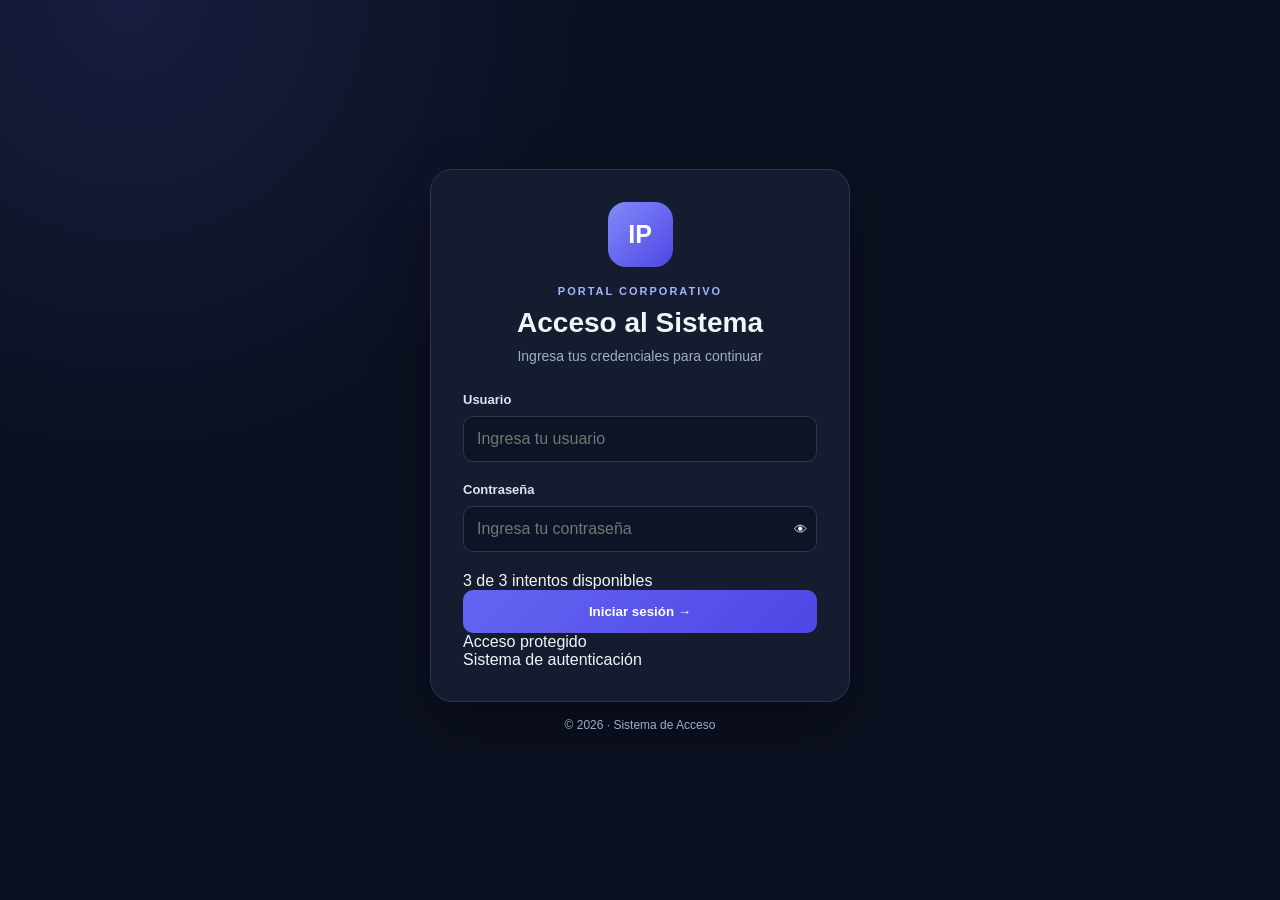
<file: index.html>
<!DOCTYPE html>
<html lang="es">
<head>
    <meta charset="UTF-8">
    <meta name="viewport" content="width=device-width, initial-scale=1.0">
    <meta name="theme-color" content="#0b1020">
    <title>Acceso al Sistema</title>
    <link rel="stylesheet" href="css/estilos.css">
</head>
<body>

    <main class="login-container">
        <section class="login-card">

            <header class="brand">
                <div class="logo">
                    <div class="logo-icon">IP</div>
                </div>
                <span class="brand-label">PORTAL CORPORATIVO</span>
                <h1>Acceso al Sistema</h1>
                <p class="subtitle">
                    Ingresa tus credenciales para continuar
                </p>
            </header>

            <form id="loginForm" novalidate>

                <div class="form-group">
                    <label for="usuario">Usuario</label>
                    <input
                        type="text"
                        id="usuario"
                        name="usuario"
                        placeholder="Ingresa tu usuario"
                        autocomplete="username"
                        required
                    >
                </div>

                <div class="form-group">
                    <label for="password">Contraseña</label>

                    <div class="password-container">
                        <input
                            type="password"
                            id="password"
                            name="password"
                            placeholder="Ingresa tu contraseña"
                            autocomplete="current-password"
                            required
                        >

                        <button
                            type="button"
                            id="mostrarPassword"
                            aria-label="Mostrar contraseña"
                            aria-pressed="false"
                        >👁</button>
                    </div>
                </div>

                <div id="mensaje"
                     class="mensaje"
                     role="status"
                     aria-live="polite"></div>

                <div class="attempts-box">
                    <span id="intentosTexto">Intentos disponibles</span>
                    <div class="attempts-bars" aria-hidden="true">
                        <span class="attempt-bar"></span>
                        <span class="attempt-bar"></span>
                        <span class="attempt-bar"></span>
                    </div>
                </div>

                <button type="submit" id="btnLogin" class="btn-login">
                    <span>Iniciar sesión</span>
                    <span aria-hidden="true">→</span>
                </button>

            </form>

            <footer class="security">
                <span class="security-dot"></span>
                Acceso protegido
                <p>Sistema de autenticación</p>
            </footer>

        </section>

        <p class="footer-text">
            © 2026 · Sistema de Acceso
        </p>
    </main>

    <script src="js/login.js"></script>
</body>
</html>
</file>
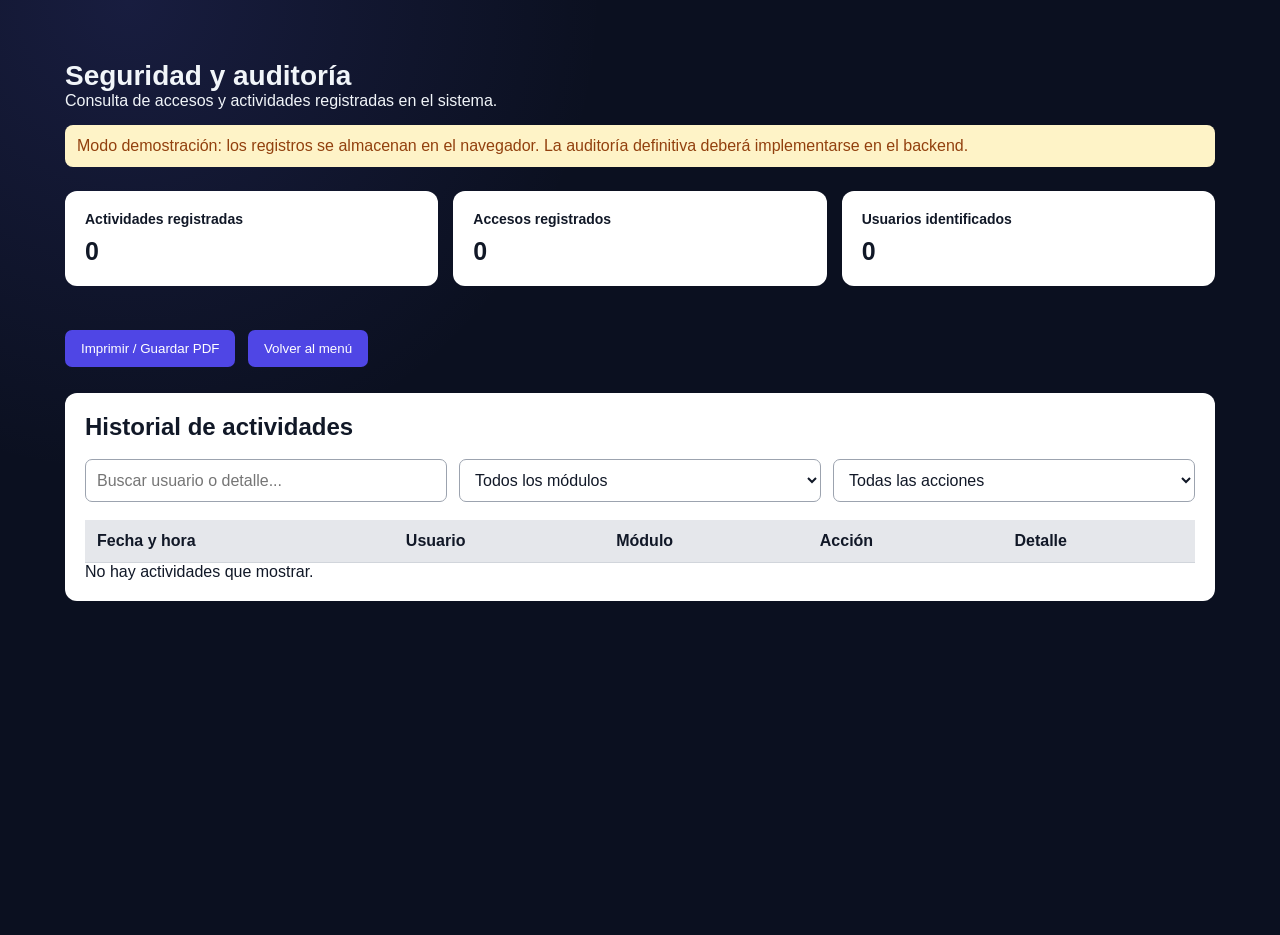
<file: auditoria.html>
<!DOCTYPE html>
<html lang="es">
<head>
    <meta charset="UTF-8">
    <meta name="viewport" content="width=device-width, initial-scale=1.0">
    <title>Seguridad y auditoría</title>
    <link rel="stylesheet" href="css/estilos.css">

    <style>
        .auditoria {
            max-width: 1200px;
            margin: 35px auto;
            padding: 25px;
        }

        .tarjetas {
            display: grid;
            grid-template-columns: repeat(3, minmax(0, 1fr));
            gap: 15px;
            margin: 24px 0;
        }

        .tarjeta, .seccion {
            background: #fff;
            color: #111827;
            border-radius: 12px;
            padding: 20px;
            margin-bottom: 20px;
        }

        .tarjeta h3 {
            font-size: 14px;
            margin-bottom: 10px;
        }

        .valor {
            font-size: 25px;
            font-weight: bold;
        }

        .filtros {
            display: grid;
            grid-template-columns: repeat(3, minmax(0, 1fr));
            gap: 12px;
            margin: 18px 0;
        }

        .filtros input, .filtros select {
            box-sizing: border-box;
            width: 100%;
            padding: 11px;
            border: 1px solid #9ca3af;
            border-radius: 7px;
            background: white;
            color: #111827;
        }

        .tabla-contenedor {
            overflow-x: auto;
        }

        table {
            width: 100%;
            border-collapse: collapse;
            background: white;
        }

        th, td {
            padding: 12px;
            text-align: left;
            color: #111827;
            border-bottom: 1px solid #d1d5db;
        }

        th {
            background: #e5e7eb;
        }

        .botones {
            margin: 18px 0;
        }

        .botones button {
            background: #4f46e5;
            color: white;
            padding: 11px 16px;
            border: none;
            border-radius: 7px;
            cursor: pointer;
            margin: 0 8px 8px 0;
        }

        .aviso {
            color: #92400e;
            background: #fef3c7;
            padding: 12px;
            border-radius: 8px;
            margin: 15px 0;
        }

        @media (max-width: 700px) {
            .tarjetas, .filtros {
                grid-template-columns: 1fr;
            }

            .auditoria {
                padding: 12px;
            }
        }

        @media print {
            body {
                background: white !important;
            }

            .botones, .filtros, .aviso {
                display: none !important;
            }

            .auditoria {
                margin: 0;
                padding: 0;
            }

            .tarjeta, .seccion {
                border: 1px solid #ddd;
                break-inside: avoid;
            }
        }
    </style>
</head>

<body>
<main class="auditoria">
    <h1>Seguridad y auditoría</h1>
    <p>Consulta de accesos y actividades registradas en el sistema.</p>

    <p class="aviso">
        Modo demostración: los registros se almacenan en el navegador.
        La auditoría definitiva deberá implementarse en el backend.
    </p>

    <div class="tarjetas">
        <section class="tarjeta">
            <h3>Actividades registradas</h3>
            <p class="valor" id="totalActividades">0</p>
        </section>

        <section class="tarjeta">
            <h3>Accesos registrados</h3>
            <p class="valor" id="totalAccesos">0</p>
        </section>

        <section class="tarjeta">
            <h3>Usuarios identificados</h3>
            <p class="valor" id="totalUsuarios">0</p>
        </section>
    </div>

    <div class="botones">
        <button type="button" onclick="window.print()">
            Imprimir / Guardar PDF
        </button>

        <button type="button" onclick="location.href='panel.html'">
            Volver al menú
        </button>
    </div>

    <section class="seccion">
        <h2>Historial de actividades</h2>

        <div class="filtros">
            <input id="buscar" type="search"
                   placeholder="Buscar usuario o detalle...">

            <select id="filtroModulo">
                <option value="">Todos los módulos</option>
                <option value="Acceso">Acceso al sistema</option>
                <option value="Usuarios">Usuarios</option>
                <option value="Clientes">Clientes</option>
                <option value="Proveedores">Proveedores</option>
                <option value="Productos">Productos e inventario</option>
                <option value="Ventas">Ventas</option>
            </select>

            <select id="filtroAccion">
                <option value="">Todas las acciones</option>
                <option value="Inicio de sesión">Inicio de sesión</option>
                <option value="Intento fallido">Intento fallido</option>
                <option value="Registro">Registro</option>
                <option value="Modificación">Modificación</option>
                <option value="Eliminación">Eliminación</option>
            </select>
        </div>

        <div class="tabla-contenedor">
            <table>
                <thead>
                    <tr>
                        <th>Fecha y hora</th>
                        <th>Usuario</th>
                        <th>Módulo</th>
                        <th>Acción</th>
                        <th>Detalle</th>
                    </tr>
                </thead>
                <tbody id="tablaActividades"></tbody>
            </table>
        </div>

        <p id="sinActividades">No hay actividades que mostrar.</p>
    </section>
</main>

<script>
    const CLAVE_AUDITORIA = "sip_auditoria_demo";

    function obtenerActividades() {
        try {
            const datos = JSON.parse(
                localStorage.getItem(CLAVE_AUDITORIA) || "[]"
            );
            return Array.isArray(datos) ? datos : [];
        } catch {
            return [];
        }
    }

    function mostrarActividades() {
        const actividades = obtenerActividades();
        const texto = document.getElementById("buscar")
            .value.trim().toLowerCase();
        const modulo = document.getElementById("filtroModulo").value;
        const accion = document.getElementById("filtroAccion").value;

        document.getElementById("totalActividades").textContent =
            actividades.length;

        document.getElementById("totalAccesos").textContent =
            actividades.filter(a =>
                a.modulo === "Acceso" &&
                a.accion === "Inicio de sesión"
            ).length;

        document.getElementById("totalUsuarios").textContent =
            new Set(
                actividades
                    .map(a => a.usuario)
                    .filter(Boolean)
            ).size;

        const filtradas = actividades.filter(a => {
            const coincideTexto =
                String(a.usuario || "").toLowerCase().includes(texto) ||
                String(a.detalle || "").toLowerCase().includes(texto);

            const coincideModulo = !modulo || a.modulo === modulo;
            const coincideAccion = !accion || a.accion === accion;

            return coincideTexto && coincideModulo && coincideAccion;
        });

        const tabla = document.getElementById("tablaActividades");
        tabla.replaceChildren();

        filtradas.forEach(a => {
            const fila = document.createElement("tr");

            [
                a.fecha || "-",
                a.usuario || "No identificado",
                a.modulo || "-",
                a.accion || "-",
                a.detalle || "-"
            ].forEach(valor => {
                const celda = document.createElement("td");
                celda.textContent = valor;
                fila.appendChild(celda);
            });

            tabla.appendChild(fila);
        });

        document.getElementById("sinActividades").style.display =
            filtradas.length ? "none" : "block";
    }

    document.getElementById("buscar")
        .addEventListener("input", mostrarActividades);

    document.getElementById("filtroModulo")
        .addEventListener("change", mostrarActividades);

    document.getElementById("filtroAccion")
        .addEventListener("change", mostrarActividades);

    mostrarActividades();
</script>
</body>
</html>
</file>
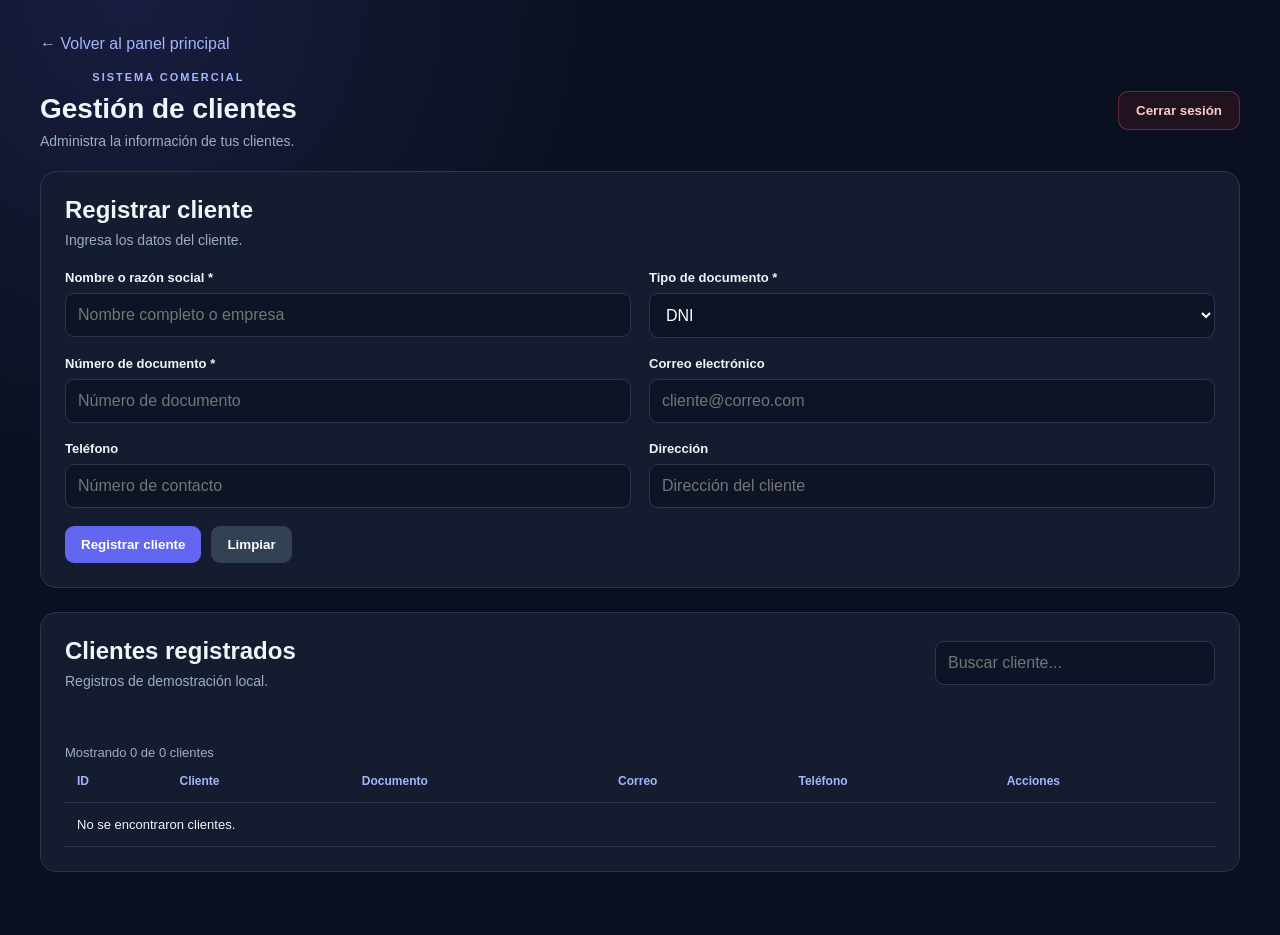
<file: clientes.html>
<!DOCTYPE html>
<html lang="es">
<head>
    <meta charset="UTF-8">
    <meta name="viewport" content="width=device-width, initial-scale=1.0">
    <title>Gestión de clientes | Sistema Comercial</title>
    <link rel="stylesheet" href="css/estilos.css">
    <style>
        .clientes-page {
            width: min(1200px, 94%);
            margin: 35px auto;
        }

        .clientes-header, .clientes-toolbar {
            display: flex;
            justify-content: space-between;
            align-items: center;
            flex-wrap: wrap;
            gap: 16px;
            margin-bottom: 22px;
        }

        .clientes-header p, .clientes-muted {
            color: var(--texto-secundario);
            margin-top: 8px;
            font-size: 14px;
        }

        .clientes-card {
            padding: 24px;
            margin-bottom: 24px;
            background: var(--superficie);
            border: 1px solid var(--borde);
            border-radius: 16px;
        }

        .clientes-form {
            display: grid;
            grid-template-columns: repeat(2, minmax(0, 1fr));
            gap: 18px;
            margin-top: 22px;
        }

        .clientes-field label {
            display: block;
            margin-bottom: 8px;
            font-size: 13px;
            font-weight: 600;
        }

        .clientes-field input,
        .clientes-field select,
        .clientes-search {
            width: 100%;
            padding: 12px;
            border: 1px solid var(--borde);
            border-radius: 9px;
            background: #0d1425;
            color: white;
        }

        .clientes-actions {
            display: flex;
            gap: 10px;
            flex-wrap: wrap;
            grid-column: 1 / -1;
        }

        .clientes-btn {
            padding: 11px 16px;
            border: 0;
            border-radius: 9px;
            color: white;
            background: var(--primario);
            font-weight: 600;
            cursor: pointer;
        }

        .clientes-btn:hover {
            filter: brightness(1.12);
        }

        .clientes-btn.secundario {
            background: #334155;
        }

        .clientes-btn.eliminar {
            background: #991b1b;
        }

        .clientes-table-wrap {
            overflow-x: auto;
        }

        .clientes-table {
            width: 100%;
            min-width: 760px;
            border-collapse: collapse;
        }

        .clientes-table th,
        .clientes-table td {
            padding: 14px 12px;
            text-align: left;
            border-bottom: 1px solid var(--borde);
            font-size: 13px;
        }

        .clientes-table th {
            color: #a5b4fc;
            font-size: 12px;
        }

        .clientes-message {
            min-height: 22px;
            margin-bottom: 12px;
            color: #a5b4fc;
            font-size: 13px;
        }

        .clientes-back {
            display: inline-block;
            margin-bottom: 18px;
            color: #a5b4fc;
            text-decoration: none;
        }

        .clientes-stat {
            color: var(--texto-secundario);
            font-size: 13px;
        }

        @media (max-width: 650px) {
            .clientes-form {
                grid-template-columns: 1fr;
            }

            .clientes-actions {
                grid-column: auto;
            }

            .clientes-card {
                padding: 16px;
            }
        }
    </style>
</head>
<body>
    <main class="clientes-page">

        <a class="clientes-back" href="panel.html">← Volver al panel principal</a>

        <header class="clientes-header">
            <div>
                <span class="brand-label">SISTEMA COMERCIAL</span>
                <h1>Gestión de clientes</h1>
                <p>Administra la información de tus clientes.</p>
            </div>
            <button class="btn-logout" id="cerrarSesion" type="button">
                Cerrar sesión
            </button>
        </header>

        <section class="clientes-card">
            <h2 id="tituloFormulario">Registrar cliente</h2>
            <p class="clientes-muted">Ingresa los datos del cliente.</p>

            <form id="clienteForm" class="clientes-form">
                <input type="hidden" id="clienteId">

                <div class="clientes-field">
                    <label for="nombre">Nombre o razón social *</label>
                    <input id="nombre" maxlength="120" required
                           placeholder="Nombre completo o empresa">
                </div>

                <div class="clientes-field">
                    <label for="tipoDocumento">Tipo de documento *</label>
                    <select id="tipoDocumento" required>
                        <option value="DNI">DNI</option>
                        <option value="RUC">RUC</option>
                        <option value="CE">Carné de extranjería</option>
                    </select>
                </div>

                <div class="clientes-field">
                    <label for="documento">Número de documento *</label>
                    <input id="documento" required maxlength="20"
                           inputmode="numeric" placeholder="Número de documento">
                </div>

                <div class="clientes-field">
                    <label for="correo">Correo electrónico</label>
                    <input id="correo" type="email" maxlength="120"
                           placeholder="cliente@correo.com">
                </div>

                <div class="clientes-field">
                    <label for="telefono">Teléfono</label>
                    <input id="telefono" type="tel" maxlength="20"
                           placeholder="Número de contacto">
                </div>

                <div class="clientes-field">
                    <label for="direccion">Dirección</label>
                    <input id="direccion" maxlength="180"
                           placeholder="Dirección del cliente">
                </div>

                <div class="clientes-actions">
                    <button class="clientes-btn" type="submit" id="guardarCliente">
                        Registrar cliente
                    </button>
                    <button class="clientes-btn secundario" type="button" id="limpiarForm">
                        Limpiar
                    </button>
                </div>
            </form>
        </section>

        <section class="clientes-card">
            <div class="clientes-toolbar">
                <div>
                    <h2>Clientes registrados</h2>
                    <p class="clientes-muted">Registros de demostración local.</p>
                </div>
                <input class="clientes-search" id="buscarCliente"
                       placeholder="Buscar cliente..." style="max-width:280px">
            </div>

            <p class="clientes-message" id="mensaje" role="status" aria-live="polite"></p>
            <p class="clientes-stat" id="totalClientes"></p>

            <div class="clientes-table-wrap">
                <table class="clientes-table">
                    <thead>
                        <tr>
                            <th>ID</th>
                            <th>Cliente</th>
                            <th>Documento</th>
                            <th>Correo</th>
                            <th>Teléfono</th>
                            <th>Acciones</th>
                        </tr>
                    </thead>
                    <tbody id="tablaClientes"></tbody>
                </table>
            </div>
        </section>
    </main>

    <script>
        const CLAVE = "sip_clientes_demo";
        const formulario = document.getElementById("clienteForm");
        const tabla = document.getElementById("tablaClientes");
        const mensaje = document.getElementById("mensaje");
        const busqueda = document.getElementById("buscarCliente");

        let clientes = JSON.parse(localStorage.getItem(CLAVE) || "[]");

        function persistir() {
            localStorage.setItem(CLAVE, JSON.stringify(clientes));
        }

        function mostrarMensaje(texto) {
            mensaje.textContent = texto;
        }

        function limpiarFormulario() {
            formulario.reset();
            document.getElementById("clienteId").value = "";
            document.getElementById("tituloFormulario").textContent = "Registrar cliente";
            document.getElementById("guardarCliente").textContent = "Registrar cliente";
        }

        function crearCelda(fila, texto) {
            const celda = document.createElement("td");
            celda.textContent = texto || "—";
            fila.appendChild(celda);
            return celda;
        }

        function renderizar(filtro = "") {
            tabla.replaceChildren();

            const lista = clientes.filter(c =>
                [c.nombre, c.tipoDocumento, c.documento, c.correo, c.telefono]
                    .join(" ").toLowerCase().includes(filtro.toLowerCase())
            );

            document.getElementById("totalClientes").textContent =
                `Mostrando ${lista.length} de ${clientes.length} clientes`;

            if (lista.length === 0) {
                const fila = document.createElement("tr");
                const celda = crearCelda(fila, "No se encontraron clientes.");
                celda.colSpan = 6;
                tabla.appendChild(fila);
                return;
            }

            lista.forEach(cliente => {
                const fila = document.createElement("tr");
                crearCelda(fila, cliente.id);
                crearCelda(fila, cliente.nombre);
                crearCelda(fila, `${cliente.tipoDocumento}: ${cliente.documento}`);
                crearCelda(fila, cliente.correo);
                crearCelda(fila, cliente.telefono);

                const acciones = document.createElement("td");

                const editar = document.createElement("button");
                editar.type = "button";
                editar.className = "clientes-btn secundario";
                editar.textContent = "Editar";
                editar.addEventListener("click", () => editarCliente(cliente.id));

                const eliminar = document.createElement("button");
                eliminar.type = "button";
                eliminar.className = "clientes-btn eliminar";
                eliminar.textContent = "Eliminar";
                eliminar.style.marginLeft = "6px";
                eliminar.addEventListener("click", () => eliminarCliente(cliente.id));

                acciones.append(editar, eliminar);
                fila.appendChild(acciones);
                tabla.appendChild(fila);
            });
        }

        formulario.addEventListener("submit", event => {
            event.preventDefault();

            const id = document.getElementById("clienteId").value;
            const nombre = document.getElementById("nombre").value.trim();
            const tipoDocumento = document.getElementById("tipoDocumento").value;
            const documento = document.getElementById("documento").value.trim();
            const correo = document.getElementById("correo").value.trim();
            const telefono = document.getElementById("telefono").value.trim();
            const direccion = document.getElementById("direccion").value.trim();

            if (!nombre || !documento) {
                mostrarMensaje("Completa el nombre y el documento.");
                return;
            }

            const duplicado = clientes.some(c =>
                c.tipoDocumento === tipoDocumento &&
                c.documento.toLowerCase() === documento.toLowerCase() &&
                String(c.id) !== id
            );

            if (duplicado) {
                mostrarMensaje("Ya existe un cliente con ese tipo y número de documento.");
                return;
            }

            const datos = {
                nombre, tipoDocumento, documento, correo, telefono, direccion
            };

            if (id) {
                const indice = clientes.findIndex(c => String(c.id) === id);
                if (indice === -1) return;

                clientes[indice] = { ...clientes[indice], ...datos };
                mostrarMensaje("Cliente actualizado correctamente.");
            } else {
                const nuevoId = clientes.length
                    ? Math.max(...clientes.map(c => c.id)) + 1 : 1;

                clientes.push({ id: nuevoId, ...datos });
                mostrarMensaje("Cliente registrado correctamente.");
            }

            persistir();
            limpiarFormulario();
            renderizar(busqueda.value);
        });

        function editarCliente(id) {
            const c = clientes.find(cliente => cliente.id === id);
            if (!c) return;

            document.getElementById("clienteId").value = c.id;
            document.getElementById("nombre").value = c.nombre;
            document.getElementById("tipoDocumento").value = c.tipoDocumento;
            document.getElementById("documento").value = c.documento;
            document.getElementById("correo").value = c.correo;
            document.getElementById("telefono").value = c.telefono;
            document.getElementById("direccion").value = c.direccion;
            document.getElementById("tituloFormulario").textContent = "Editar cliente";
            document.getElementById("guardarCliente").textContent = "Guardar cambios";

            window.scrollTo({ top: 0, behavior: "smooth" });
        }

        function eliminarCliente(id) {
            if (!confirm("¿Seguro que deseas eliminar este cliente?")) return;

            clientes = clientes.filter(c => c.id !== id);
            persistir();
            renderizar(busqueda.value);
            mostrarMensaje("Cliente eliminado correctamente.");
        }

        document.getElementById("limpiarForm")
            .addEventListener("click", limpiarFormulario);

        busqueda.addEventListener("input", () => renderizar(busqueda.value));

        document.getElementById("cerrarSesion").addEventListener("click", () => {
            window.location.href = "index.html";
        });

        renderizar();
    </script>
</body>
</html>
</file>
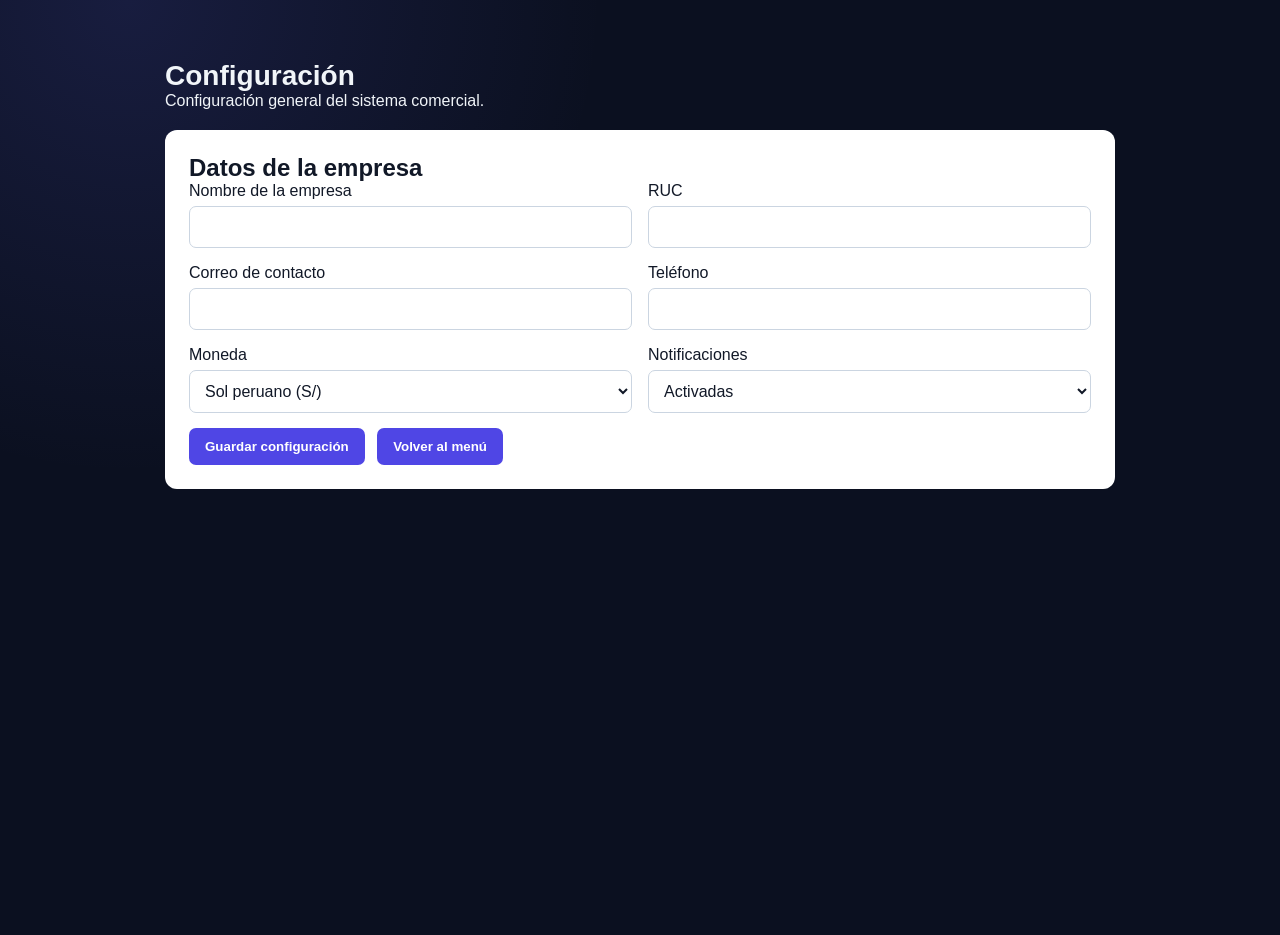
<file: configuracion.html>
<!DOCTYPE html>
<html lang="es">
<head>
    <meta charset="UTF-8">
    <meta name="viewport" content="width=device-width, initial-scale=1.0">
    <title>Configuración del sistema</title>
    <link rel="stylesheet" href="css/estilos.css">

    <style>
        .configuracion {
            max-width: 1000px;
            margin: 35px auto;
            padding: 25px;
        }

        .seccion {
            background: white;
            color: #111827;
            padding: 24px;
            border-radius: 12px;
            margin-top: 20px;
        }

        .campos {
            display: grid;
            grid-template-columns: repeat(2, minmax(0, 1fr));
            gap: 16px;
        }

        label {
            display: block;
            margin-bottom: 6px;
            color: #111827;
        }

        input, select {
            box-sizing: border-box;
            width: 100%;
            padding: 11px;
            border: 1px solid #cbd5e1;
            border-radius: 7px;
            background: white;
            color: #111827;
        }

        button {
            padding: 11px 16px;
            border: none;
            border-radius: 7px;
            background: #4f46e5;
            color: white;
            cursor: pointer;
            margin: 15px 8px 0 0;
        }

        @media (max-width: 650px) {
            .campos {
                grid-template-columns: 1fr;
            }
        }
    </style>
</head>

<body>
<main class="configuracion">
    <h1>Configuración</h1>
    <p>Configuración general del sistema comercial.</p>

    <section class="seccion">
        <h2>Datos de la empresa</h2>

        <form id="formConfiguracion">
            <div class="campos">
                <div>
                    <label for="empresa">Nombre de la empresa</label>
                    <input id="empresa" required>
                </div>

                <div>
                    <label for="ruc">RUC</label>
                    <input id="ruc" maxlength="11" pattern="[0-9]{11}"
                           title="Ingresa un RUC de 11 dígitos" required>
                </div>

                <div>
                    <label for="correo">Correo de contacto</label>
                    <input id="correo" type="email">
                </div>

                <div>
                    <label for="telefono">Teléfono</label>
                    <input id="telefono" type="tel">
                </div>

                <div>
                    <label for="moneda">Moneda</label>
                    <select id="moneda">
                        <option value="PEN">Sol peruano (S/)</option>
                        <option value="USD">Dólar estadounidense ($)</option>
                    </select>
                </div>

                <div>
                    <label for="notificaciones">Notificaciones</label>
                    <select id="notificaciones">
                        <option value="activadas">Activadas</option>
                        <option value="desactivadas">Desactivadas</option>
                    </select>
                </div>
            </div>

            <button type="submit">Guardar configuración</button>
            <button type="button"
                    onclick="location.href='panel.html'">
                Volver al menú
            </button>

            <p id="mensaje"></p>
        </form>
    </section>
</main>

<script>
    const CLAVE_CONFIGURACION = "sip_configuracion_demo";
    const formulario = document.getElementById("formConfiguracion");

    function cargarConfiguracion() {
        const datos = JSON.parse(
            localStorage.getItem(CLAVE_CONFIGURACION) || "{}"
        );

        Object.keys(datos).forEach(clave => {
            const campo = document.getElementById(clave);
            if (campo) campo.value = datos[clave];
        });
    }

    formulario.addEventListener("submit", function(evento) {
        evento.preventDefault();

        const datos = {
            empresa: document.getElementById("empresa").value.trim(),
            ruc: document.getElementById("ruc").value.trim(),
            correo: document.getElementById("correo").value.trim(),
            telefono: document.getElementById("telefono").value.trim(),
            moneda: document.getElementById("moneda").value,
            notificaciones: document.getElementById("notificaciones").value
        };

        localStorage.setItem(
            CLAVE_CONFIGURACION,
            JSON.stringify(datos)
        );

        document.getElementById("mensaje").textContent =
            "Configuración guardada correctamente.";
    });

    cargarConfiguracion();
</script>
</body>
</html>
</file>
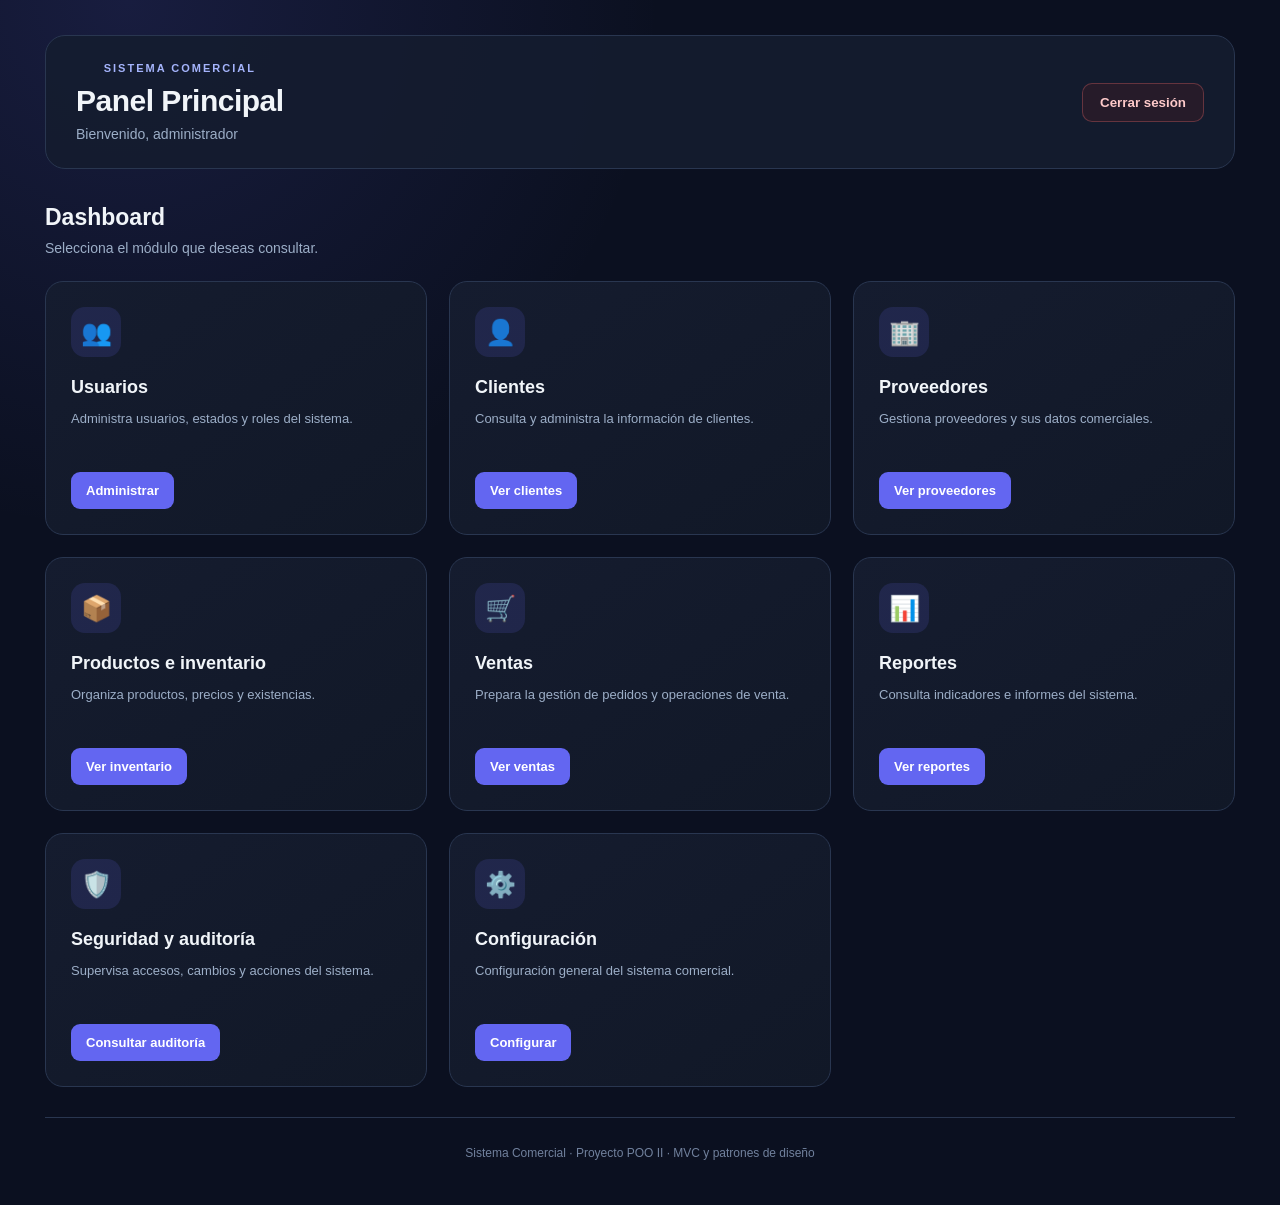
<file: panel.html>
<!DOCTYPE html>
<html lang="es">
<head>
    <meta charset="UTF-8">
    <meta name="viewport" content="width=device-width, initial-scale=1.0">
    <title>Panel Principal | Sistema Comercial</title>
    <link rel="stylesheet" href="css/estilos.css">
</head>
<body>

    <div class="panel-container">

        <header class="panel-header">
            <div>
                <span class="brand-label">SISTEMA COMERCIAL</span>
                <h1>Panel Principal</h1>
                <p>Bienvenido, administrador</p>
            </div>

            <button id="cerrarSesion" class="btn-logout">
                Cerrar sesión
            </button>
        </header>

        <main class="panel-content">
            <h2>Dashboard</h2>
            <p class="panel-description">
                Selecciona el módulo que deseas consultar.
            </p>

            <div class="cards">

                <article class="card">
                    <div class="card-icon">👥</div>
                    <h3>Usuarios</h3>
                    <p>Administra usuarios, estados y roles del sistema.</p>
                    <button type="button"
                    onclick="window.location.href='usuarios.html'">
                    Administrar
                    </button>
                    </article>

                    <article class="card">
                    <div class="card-icon">👤</div>
                    <h3>Clientes</h3>
                    <p>Consulta y administra la información de clientes.</p>
                    <button type="button"
                    onclick="window.location.href='clientes.html'">
                    Ver clientes
                </button>
                </article>

                <article class="card">
                    <div class="card-icon">🏢</div>
                    <h3>Proveedores</h3>
                    <p>Gestiona proveedores y sus datos comerciales.</p>
                    <button type="button"
                    onclick="window.location.href='proveedores.html'">
                        Ver proveedores
                    </button>
                </article>

                <article class="card">
                    <div class="card-icon">📦</div>
                    <h3>Productos e inventario</h3>
                    <p>Organiza productos, precios y existencias.</p>
                    <button type="button"
                    onclick="window.location.href='productos.html'">
                        Ver inventario
                    </button>
                </article>

                <article class="card">
                    <div class="card-icon">🛒</div>
                    <h3>Ventas</h3>
                    <p>Prepara la gestión de pedidos y operaciones de venta.</p>
                    <button onclick="location.href='ventas.html'">
                    Ver ventas
                    </button>
                </article>

                <article class="card">
                    <div class="card-icon">📊</div>
                    <h3>Reportes</h3>
                    <p>Consulta indicadores e informes del sistema.</p>
                    <button onclick="location.href='reportes.html'">
                    Ver reportes
                    </button>
                </article>

          
                <article class="card">
                    <div class="card-icon">🛡️</div>
                    <h3>Seguridad y auditoría</h3>
                    <p>Supervisa accesos, cambios y acciones del sistema.</p>
                    <button type="button"
                        onclick="location.href='auditoria.html'">
                        Consultar auditoría
                    </button>
                </article>


                <article class="card">
                    <div class="card-icon">⚙️</div>
                    <h3>Configuración</h3>
                    <p>Configuración general del sistema comercial.</p>
                   <button type="button" onclick="location.href='configuracion.html'">
                 Configurar
                </button>
                </article>

            </div>
        </main>

        <footer class="panel-footer">
            Sistema Comercial · Proyecto POO II · MVC y patrones de diseño
        </footer>

    </div>


<script>
    // Volver al login
    document.getElementById("cerrarSesion").addEventListener("click", () => {
        window.location.href = "index.html";
    });


</script>


</body>
</html>
</file>
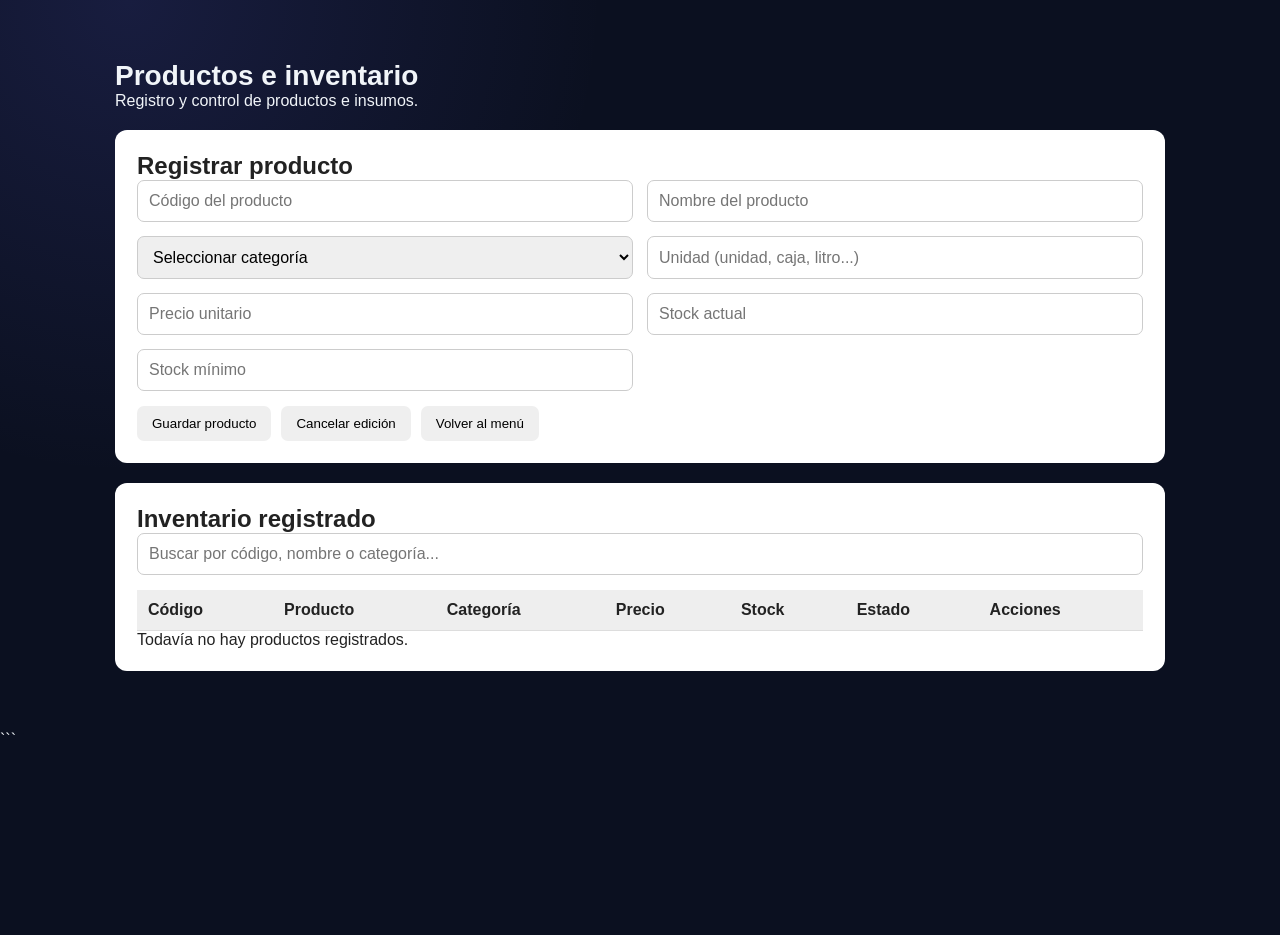
<file: productos.html>
<!DOCTYPE html>
<html lang="es">
<head>
    <meta charset="UTF-8">
    <meta name="viewport" content="width=device-width, initial-scale=1.0">
    <title>Productos e inventario</title>
    <link rel="stylesheet" href="css/estilos.css">
    <style>
        .modulo {
            max-width: 1100px;
            margin: 35px auto;
            padding: 25px;
        }

        .form-productos, .tabla-productos {
            background: #fff;
            color: #222;
            padding: 22px;
            border-radius: 12px;
            margin-top: 20px;
        }

        .campos {
            display: grid;
            grid-template-columns: repeat(2, minmax(0, 1fr));
            gap: 14px;
        }

        .campos input, .campos select, #buscar {
            box-sizing: border-box;
            width: 100%;
            padding: 11px;
            border: 1px solid #ccc;
            border-radius: 7px;
        }

        .acciones {
            display: flex;
            gap: 10px;
            flex-wrap: wrap;
            margin-top: 15px;
        }

        button {
            cursor: pointer;
            padding: 10px 15px;
            border: none;
            border-radius: 7px;
        }

        .tabla-contenedor { overflow-x: auto; margin-top: 15px; }
        table { width: 100%; border-collapse: collapse; }
        th, td {
            padding: 11px;
            text-align: left;
            border-bottom: 1px solid #ddd;
        }
        th { background: #eee; }
        .stock-bajo { color: #c62828; font-weight: bold; }

        @media (max-width: 650px) {
            .campos { grid-template-columns: 1fr; }
            .modulo { padding: 12px; }
        }
    </style>
</head>
<body>
    <main class="modulo">
        <h1>Productos e inventario</h1>
        <p>Registro y control de productos e insumos.</p>

        <section class="form-productos">
            <h2 id="tituloFormulario">Registrar producto</h2>

            <form id="formProducto">
                <input type="hidden" id="idProducto">

                <div class="campos">
                    <input id="codigo" placeholder="Código del producto" required>
                    <input id="nombre" placeholder="Nombre del producto" required>

                    <select id="categoria" required>
                        <option value="">Seleccionar categoría</option>
                        <option value="Limpieza">Limpieza</option>
                        <option value="Insumos">Insumos</option>
                        <option value="Equipos">Equipos</option>
                        <option value="Otros">Otros</option>
                    </select>

                    <input id="unidad" placeholder="Unidad (unidad, caja, litro...)" required>
                    <input id="precio" type="number" min="0" step="0.01"
                           placeholder="Precio unitario" required>
                    <input id="stock" type="number" min="0" step="1"
                           placeholder="Stock actual" required>
                    <input id="stockMinimo" type="number" min="0" step="1"
                           placeholder="Stock mínimo" required>
                </div>

                <div class="acciones">
                    <button type="submit" id="btnGuardar">Guardar producto</button>
                    <button type="button" onclick="limpiarFormulario()">Cancelar edición</button>
                    <button type="button" onclick="location.href='panel.html'">
                        Volver al menú
                    </button>
                </div>
            </form>
        </section>

        <section class="tabla-productos">
            <h2>Inventario registrado</h2>
            <input id="buscar" placeholder="Buscar por código, nombre o categoría...">

            <div class="tabla-contenedor">
                <table>
                    <thead>
                        <tr>
                            <th>Código</th>
                            <th>Producto</th>
                            <th>Categoría</th>
                            <th>Precio</th>
                            <th>Stock</th>
                            <th>Estado</th>
                            <th>Acciones</th>
                        </tr>
                    </thead>
                    <tbody id="listaProductos"></tbody>
                </table>
            </div>
            <p id="mensajeVacio">Todavía no hay productos registrados.</p>
        </section>
    </main>

    <script>
        const CLAVE = "sip_productos_demo";
        const form = document.getElementById("formProducto");
        const lista = document.getElementById("listaProductos");
        const buscar = document.getElementById("buscar");

        let productos = JSON.parse(localStorage.getItem(CLAVE) || "[]");

        function guardarDatos() {
            localStorage.setItem(CLAVE, JSON.stringify(productos));
        }

        function limpiarFormulario() {
            form.reset();
            document.getElementById("idProducto").value = "";
            document.getElementById("tituloFormulario").textContent =
                "Registrar producto";
            document.getElementById("btnGuardar").textContent =
                "Guardar producto";
        }

        form.addEventListener("submit", function(evento) {
            evento.preventDefault();

            const id = document.getElementById("idProducto").value;
            const codigo = document.getElementById("codigo").value.trim();
            const nombre = document.getElementById("nombre").value.trim();
            const categoria = document.getElementById("categoria").value;
            const unidad = document.getElementById("unidad").value.trim();
            const precio = Number(document.getElementById("precio").value);
            const stock = Number(document.getElementById("stock").value);
            const stockMinimo = Number(document.getElementById("stockMinimo").value);

            if (!codigo || !nombre || !unidad ||
                precio < 0 || stock < 0 || stockMinimo < 0 ||
                !Number.isFinite(precio) ||
                !Number.isInteger(stock) ||
                !Number.isInteger(stockMinimo)) {
                alert("Verifica los datos ingresados.");
                return;
            }

            const codigoDuplicado = productos.some(p =>
                p.codigo.toLowerCase() === codigo.toLowerCase() &&
                String(p.id) !== id
            );

            if (codigoDuplicado) {
                alert("Ya existe un producto con ese código.");
                return;
            }

            const producto = {
                id: id ? Number(id) : Date.now(),
                codigo, nombre, categoria, unidad,
                precio, stock, stockMinimo
            };

            if (id) {
                productos = productos.map(p =>
                    String(p.id) === id ? producto : p
                );
                alert("Producto actualizado correctamente.");
            } else {
                productos.push(producto);
                alert("Producto registrado correctamente.");
            }

            guardarDatos();
            limpiarFormulario();
            mostrarProductos();
        });

        function mostrarProductos() {
            const texto = buscar.value.trim().toLowerCase();

            const filtrados = productos.filter(p =>
                p.codigo.toLowerCase().includes(texto) ||
                p.nombre.toLowerCase().includes(texto) ||
                p.categoria.toLowerCase().includes(texto)
            );

            lista.innerHTML = "";

            filtrados.forEach(p => {
                const fila = document.createElement("tr");

                const valores = [
                    p.codigo,
                    p.nombre,
                    p.categoria,
                    "S/ " + Number(p.precio).toFixed(2),
                    p.stock + " " + p.unidad,
                    p.stock <= p.stockMinimo ? "Stock bajo" : "Disponible"
                ];

                valores.forEach((valor, indice) => {
                    const celda = document.createElement("td");
                    celda.textContent = valor;

                    if (indice === 5 && p.stock <= p.stockMinimo) {
                        celda.className = "stock-bajo";
                    }

                    fila.appendChild(celda);
                });

                const acciones = document.createElement("td");
                const editar = document.createElement("button");
                editar.textContent = "Editar";
                editar.addEventListener("click", () => editarProducto(p.id));

                const eliminar = document.createElement("button");
                eliminar.textContent = "Eliminar";
                eliminar.addEventListener("click", () => eliminarProducto(p.id));

                acciones.append(editar, eliminar);
                fila.appendChild(acciones);
                lista.appendChild(fila);
            });

            document.getElementById("mensajeVacio").style.display =
                filtrados.length ? "none" : "block";
        }

        function editarProducto(id) {
            const p = productos.find(producto => producto.id === id);
            if (!p) return;

            document.getElementById("idProducto").value = p.id;
            document.getElementById("codigo").value = p.codigo;
            document.getElementById("nombre").value = p.nombre;
            document.getElementById("categoria").value = p.categoria;
            document.getElementById("unidad").value = p.unidad;
            document.getElementById("precio").value = p.precio;
            document.getElementById("stock").value = p.stock;
            document.getElementById("stockMinimo").value = p.stockMinimo;

            document.getElementById("tituloFormulario").textContent =
                "Editar producto";
            document.getElementById("btnGuardar").textContent =
                "Actualizar producto";

            window.scrollTo({ top: 0, behavior: "smooth" });
        }

        function eliminarProducto(id) {
            if (!confirm("¿Seguro que deseas eliminar este producto?")) return;

            productos = productos.filter(p => p.id !== id);
            guardarDatos();
            mostrarProductos();
            limpiarFormulario();
        }

        buscar.addEventListener("input", mostrarProductos);
        mostrarProductos();
    </script>
</body>
</html>
```
</file>
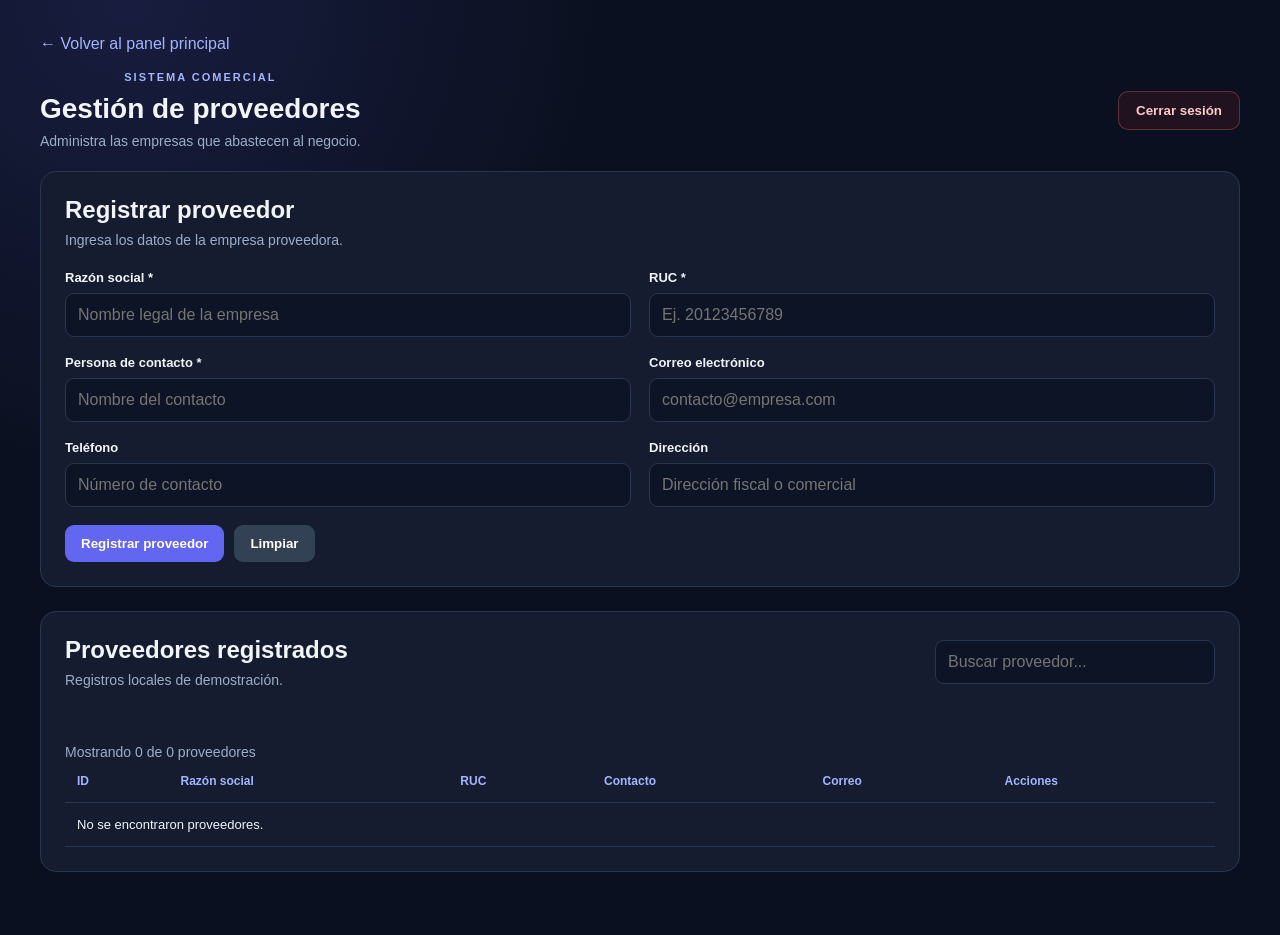
<file: proveedores.html>
<!DOCTYPE html>
<html lang="es">
<head>
    <meta charset="UTF-8">
    <meta name="viewport" content="width=device-width, initial-scale=1.0">
    <title>Gestión de proveedores | Sistema Comercial</title>
    <link rel="stylesheet" href="css/estilos.css">
    <style>
        .proveedores-page {
            width: min(1200px, 94%);
            margin: 35px auto;
        }

        .proveedores-header, .proveedores-toolbar {
            display: flex;
            justify-content: space-between;
            align-items: center;
            flex-wrap: wrap;
            gap: 16px;
            margin-bottom: 22px;
        }

        .proveedores-header p, .proveedores-muted {
            color: var(--texto-secundario);
            margin-top: 8px;
            font-size: 14px;
        }

        .proveedores-card {
            padding: 24px;
            margin-bottom: 24px;
            background: var(--superficie);
            border: 1px solid var(--borde);
            border-radius: 16px;
        }

        .proveedores-form {
            display: grid;
            grid-template-columns: repeat(2, minmax(0, 1fr));
            gap: 18px;
            margin-top: 22px;
        }

        .proveedores-field label {
            display: block;
            margin-bottom: 8px;
            font-size: 13px;
            font-weight: 600;
        }

        .proveedores-field input,
        .proveedores-search {
            width: 100%;
            padding: 12px;
            border: 1px solid var(--borde);
            border-radius: 9px;
            background: #0d1425;
            color: white;
        }

        .proveedores-actions {
            display: flex;
            gap: 10px;
            flex-wrap: wrap;
            grid-column: 1 / -1;
        }

        .proveedores-btn {
            padding: 11px 16px;
            border: none;
            border-radius: 9px;
            color: white;
            background: var(--primario);
            font-weight: 600;
            cursor: pointer;
        }

        .proveedores-btn:hover {
            filter: brightness(1.12);
        }

        .proveedores-btn.secundario {
            background: #334155;
        }

        .proveedores-btn.eliminar {
            background: #991b1b;
        }

        .proveedores-table-wrap {
            overflow-x: auto;
        }

        .proveedores-table {
            width: 100%;
            min-width: 850px;
            border-collapse: collapse;
        }

        .proveedores-table th,
        .proveedores-table td {
            padding: 14px 12px;
            text-align: left;
            border-bottom: 1px solid var(--borde);
            font-size: 13px;
        }

        .proveedores-table th {
            color: #a5b4fc;
            font-size: 12px;
        }

        .proveedores-message {
            min-height: 22px;
            margin-bottom: 12px;
            color: #a5b4fc;
            font-size: 13px;
        }

        .proveedores-back {
            display: inline-block;
            margin-bottom: 18px;
            color: #a5b4fc;
            text-decoration: none;
        }

        @media (max-width: 650px) {
            .proveedores-form {
                grid-template-columns: 1fr;
            }

            .proveedores-actions {
                grid-column: auto;
            }

            .proveedores-card {
                padding: 16px;
            }
        }
    </style>
</head>
<body>
    <main class="proveedores-page">

        <a class="proveedores-back" href="panel.html">← Volver al panel principal</a>

        <header class="proveedores-header">
            <div>
                <span class="brand-label">SISTEMA COMERCIAL</span>
                <h1>Gestión de proveedores</h1>
                <p>Administra las empresas que abastecen al negocio.</p>
            </div>
            <button class="btn-logout" id="cerrarSesion" type="button">
                Cerrar sesión
            </button>
        </header>

        <section class="proveedores-card">
            <h2 id="tituloFormulario">Registrar proveedor</h2>
            <p class="proveedores-muted">Ingresa los datos de la empresa proveedora.</p>

            <form id="proveedorForm" class="proveedores-form">
                <input type="hidden" id="proveedorId">

                <div class="proveedores-field">
                    <label for="razonSocial">Razón social *</label>
                    <input id="razonSocial" maxlength="150" required
                           placeholder="Nombre legal de la empresa">
                </div>

                <div class="proveedores-field">
                    <label for="ruc">RUC *</label>
                    <input id="ruc" required maxlength="11" minlength="11"
                           inputmode="numeric" pattern="[0-9]{11}"
                           title="El RUC debe tener 11 dígitos"
                           placeholder="Ej. 20123456789">
                </div>

                <div class="proveedores-field">
                    <label for="contacto">Persona de contacto *</label>
                    <input id="contacto" maxlength="100" required
                           placeholder="Nombre del contacto">
                </div>

                <div class="proveedores-field">
                    <label for="correo">Correo electrónico</label>
                    <input id="correo" type="email" maxlength="120"
                           placeholder="contacto@empresa.com">
                </div>

                <div class="proveedores-field">
                    <label for="telefono">Teléfono</label>
                    <input id="telefono" type="tel" maxlength="20"
                           placeholder="Número de contacto">
                </div>

                <div class="proveedores-field">
                    <label for="direccion">Dirección</label>
                    <input id="direccion" maxlength="180"
                           placeholder="Dirección fiscal o comercial">
                </div>

                <div class="proveedores-actions">
                    <button class="proveedores-btn" type="submit" id="guardarProveedor">
                        Registrar proveedor
                    </button>
                    <button class="proveedores-btn secundario" type="button" id="limpiarForm">
                        Limpiar
                    </button>
                </div>
            </form>
        </section>

        <section class="proveedores-card">
            <div class="proveedores-toolbar">
                <div>
                    <h2>Proveedores registrados</h2>
                    <p class="proveedores-muted">Registros locales de demostración.</p>
                </div>
                <input class="proveedores-search" id="buscarProveedor"
                       placeholder="Buscar proveedor..." style="max-width:280px">
            </div>

            <p class="proveedores-message" id="mensaje" role="status" aria-live="polite"></p>
            <p class="proveedores-muted" id="totalProveedores"></p>

            <div class="proveedores-table-wrap">
                <table class="proveedores-table">
                    <thead>
                        <tr>
                            <th>ID</th>
                            <th>Razón social</th>
                            <th>RUC</th>
                            <th>Contacto</th>
                            <th>Correo</th>
                            <th>Acciones</th>
                        </tr>
                    </thead>
                    <tbody id="tablaProveedores"></tbody>
                </table>
            </div>
        </section>
    </main>

    <script>
        const CLAVE = "sip_proveedores_demo";
        const formulario = document.getElementById("proveedorForm");
        const tabla = document.getElementById("tablaProveedores");
        const mensaje = document.getElementById("mensaje");
        const busqueda = document.getElementById("buscarProveedor");

        let proveedores = JSON.parse(localStorage.getItem(CLAVE) || "[]");

        function persistir() {
            localStorage.setItem(CLAVE, JSON.stringify(proveedores));
        }

        function mostrarMensaje(texto) {
            mensaje.textContent = texto;
        }

        function limpiarFormulario() {
            formulario.reset();
            document.getElementById("proveedorId").value = "";
            document.getElementById("tituloFormulario").textContent = "Registrar proveedor";
            document.getElementById("guardarProveedor").textContent = "Registrar proveedor";
        }

        function celda(fila, texto) {
            const td = document.createElement("td");
            td.textContent = texto || "—";
            fila.appendChild(td);
            return td;
        }

        function renderizar(filtro = "") {
            tabla.replaceChildren();

            const lista = proveedores.filter(p =>
                [p.razonSocial, p.ruc, p.contacto, p.correo, p.telefono]
                    .join(" ").toLowerCase().includes(filtro.toLowerCase())
            );

            document.getElementById("totalProveedores").textContent =
                `Mostrando ${lista.length} de ${proveedores.length} proveedores`;

            if (lista.length === 0) {
                const fila = document.createElement("tr");
                const td = celda(fila, "No se encontraron proveedores.");
                td.colSpan = 6;
                tabla.appendChild(fila);
                return;
            }

            lista.forEach(p => {
                const fila = document.createElement("tr");

                celda(fila, p.id);
                celda(fila, p.razonSocial);
                celda(fila, p.ruc);
                celda(fila, p.contacto);
                celda(fila, p.correo);

                const acciones = document.createElement("td");

                const editar = document.createElement("button");
                editar.type = "button";
                editar.className = "proveedores-btn secundario";
                editar.textContent = "Editar";
                editar.addEventListener("click", () => editarProveedor(p.id));

                const eliminar = document.createElement("button");
                eliminar.type = "button";
                eliminar.className = "proveedores-btn eliminar";
                eliminar.textContent = "Eliminar";
                eliminar.style.marginLeft = "6px";
                eliminar.addEventListener("click", () => eliminarProveedor(p.id));

                acciones.append(editar, eliminar);
                fila.appendChild(acciones);
                tabla.appendChild(fila);
            });
        }

        formulario.addEventListener("submit", event => {
            event.preventDefault();

            const id = document.getElementById("proveedorId").value;
            const razonSocial = document.getElementById("razonSocial").value.trim();
            const ruc = document.getElementById("ruc").value.trim();
            const contacto = document.getElementById("contacto").value.trim();
            const correo = document.getElementById("correo").value.trim();
            const telefono = document.getElementById("telefono").value.trim();
            const direccion = document.getElementById("direccion").value.trim();

            if (!/^[0-9]{11}$/.test(ruc)) {
                mostrarMensaje("El RUC debe contener exactamente 11 dígitos.");
                return;
            }

            const duplicado = proveedores.some(p =>
                p.ruc === ruc && String(p.id) !== id
            );

            if (duplicado) {
                mostrarMensaje("Ya existe un proveedor con ese RUC.");
                return;
            }

            const datos = { razonSocial, ruc, contacto, correo, telefono, direccion };

            if (id) {
                const indice = proveedores.findIndex(p => String(p.id) === id);
                if (indice === -1) return;

                proveedores[indice] = { ...proveedores[indice], ...datos };
                mostrarMensaje("Proveedor actualizado correctamente.");
            } else {
                const nuevoId = proveedores.length
                    ? Math.max(...proveedores.map(p => p.id)) + 1 : 1;

                proveedores.push({ id: nuevoId, ...datos });
                mostrarMensaje("Proveedor registrado correctamente.");
            }

            persistir();
            limpiarFormulario();
            renderizar(busqueda.value);
        });

        function editarProveedor(id) {
            const p = proveedores.find(proveedor => proveedor.id === id);
            if (!p) return;

            document.getElementById("proveedorId").value = p.id;
            document.getElementById("razonSocial").value = p.razonSocial;
            document.getElementById("ruc").value = p.ruc;
            document.getElementById("contacto").value = p.contacto;
            document.getElementById("correo").value = p.correo;
            document.getElementById("telefono").value = p.telefono;
            document.getElementById("direccion").value = p.direccion;
            document.getElementById("tituloFormulario").textContent = "Editar proveedor";
            document.getElementById("guardarProveedor").textContent = "Guardar cambios";

            window.scrollTo({ top: 0, behavior: "smooth" });
        }

        function eliminarProveedor(id) {
            if (!confirm("¿Seguro que deseas eliminar este proveedor?")) return;

            proveedores = proveedores.filter(p => p.id !== id);
            persistir();
            renderizar(busqueda.value);
            mostrarMensaje("Proveedor eliminado correctamente.");
        }

        document.getElementById("limpiarForm")
            .addEventListener("click", limpiarFormulario);

        busqueda.addEventListener("input", () => renderizar(busqueda.value));

        document.getElementById("cerrarSesion").addEventListener("click", () => {
            window.location.href = "index.html";
        });

        renderizar();
    </script>
</body>
</html>
</file>
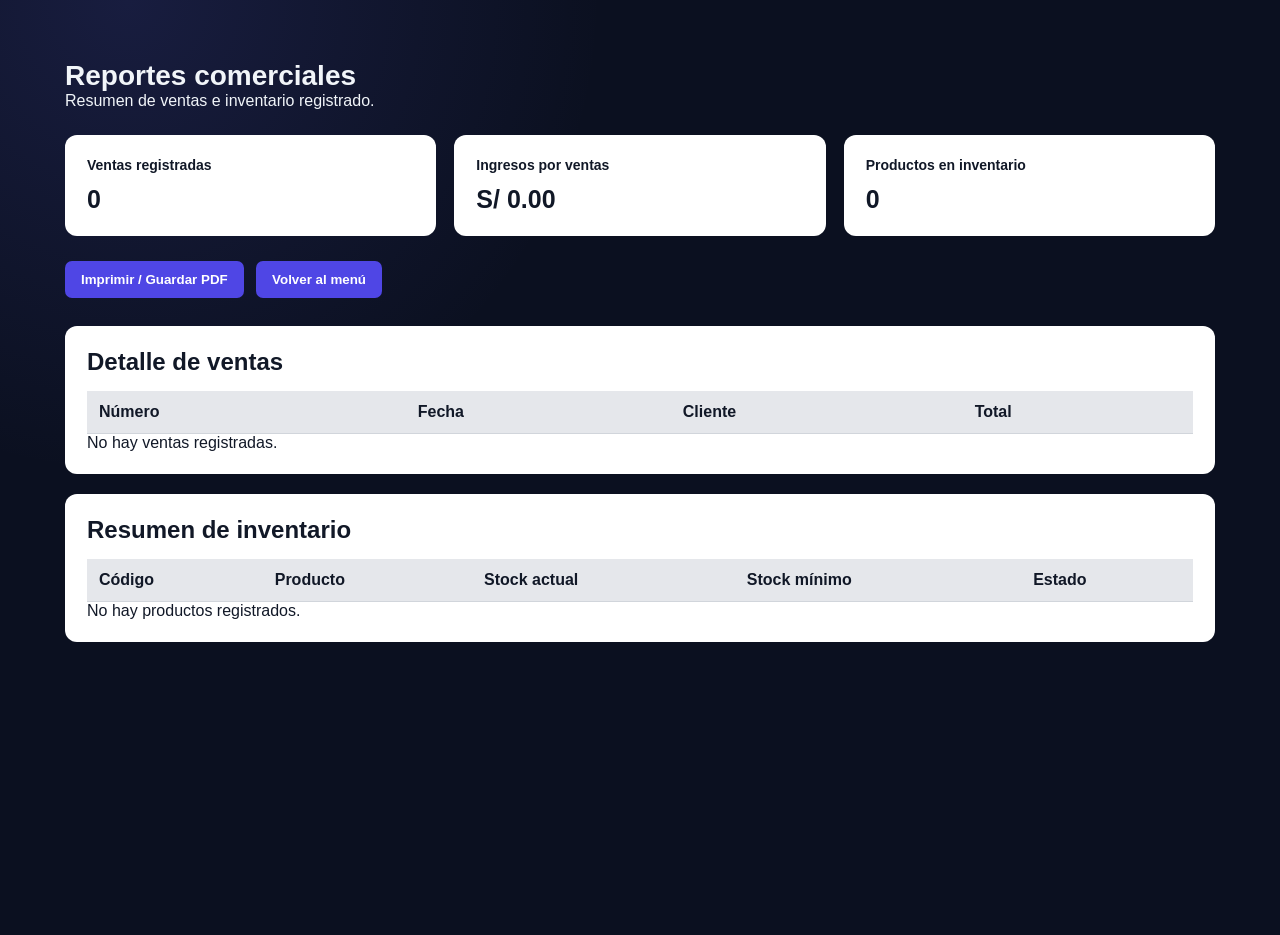
<file: reportes.html>
<!DOCTYPE html>
<html lang="es">
<head>
    <meta charset="UTF-8">
    <meta name="viewport" content="width=device-width, initial-scale=1.0">
    <title>Reportes comerciales</title>
    <link rel="stylesheet" href="css/estilos.css">

    <style>
        .reportes {
            max-width: 1200px;
            margin: 35px auto;
            padding: 25px;
        }

        .tarjetas {
            display: grid;
            grid-template-columns: repeat(3, minmax(0, 1fr));
            gap: 18px;
            margin: 25px 0;
        }

        .tarjeta,
        .seccion {
            background: #ffffff;
            color: #111827;
            padding: 22px;
            border-radius: 12px;
        }

        .tarjeta h3 {
            font-size: 14px;
            margin-bottom: 12px;
            color: #111827;
        }

        .valor {
            font-size: 25px;
            font-weight: bold;
            color: #111827;
        }

        .seccion {
            margin-top: 20px;
        }

        .seccion h2 {
            color: #111827;
            margin-bottom: 12px;
        }

        .tabla-contenedor {
            overflow-x: auto;
            margin-top: 15px;
        }

        .seccion table {
            width: 100%;
            border-collapse: collapse;
            background: #ffffff;
        }

        .seccion th,
        .seccion td {
            padding: 12px;
            text-align: left;
            color: #111827;
            border-bottom: 1px solid #d1d5db;
        }

        .seccion th {
            background: #e5e7eb;
            font-weight: 700;
        }

        .botones {
            margin: 20px 0;
        }

        .botones button {
            padding: 11px 16px;
            border: none;
            border-radius: 7px;
            background: #4f46e5;
            color: #ffffff;
            cursor: pointer;
            margin: 0 8px 8px 0;
            font-weight: 600;
        }

        .botones button:hover {
            background: #3730a3;
        }

        .estado-bajo {
            color: #b91c1c !important;
            font-weight: bold;
        }

        .estado-disponible {
            color: #047857 !important;
            font-weight: bold;
        }

        @media (max-width: 700px) {
            .tarjetas {
                grid-template-columns: 1fr;
            }

            .reportes {
                padding: 12px;
            }
        }

        /* Diseño del informe al imprimir o guardar como PDF */
        @media print {
            @page {
                size: A4;
                margin: 12mm;
            }

            body {
                background: #ffffff !important;
                color: #000000 !important;
                min-height: auto;
                print-color-adjust: exact;
                -webkit-print-color-adjust: exact;
            }

            .reportes {
                width: 100%;
                max-width: none;
                margin: 0;
                padding: 0;
            }

            .reportes > h1 {
                color: #111827 !important;
                font-size: 22px;
            }

            .reportes > p {
                color: #374151 !important;
            }

            .botones {
                display: none !important;
            }

            .tarjetas {
                grid-template-columns: repeat(3, minmax(0, 1fr));
                gap: 10px;
                margin: 15px 0;
            }

            .tarjeta,
            .seccion {
                background: #ffffff !important;
                color: #111827 !important;
                border: 1px solid #d1d5db;
                border-radius: 0;
                padding: 12px;
                box-shadow: none;
                break-inside: avoid;
            }

            .tarjeta h3,
            .tarjeta .valor,
            .seccion h2 {
                color: #111827 !important;
            }

            .tabla-contenedor {
                overflow: visible;
            }

            .seccion table {
                width: 100%;
                font-size: 10px;
            }

            .seccion th,
            .seccion td {
                color: #111827 !important;
                padding: 7px;
                overflow-wrap: anywhere;
            }

            .seccion th {
                background: #e5e7eb !important;
            }
        }
    </style>
</head>

<body>
<main class="reportes">

    <h1>Reportes comerciales</h1>
    <p>Resumen de ventas e inventario registrado.</p>

    <!-- Indicadores generales -->
    <div class="tarjetas">
        <section class="tarjeta">
            <h3>Ventas registradas</h3>
            <p class="valor" id="cantidadVentas">0</p>
        </section>

        <section class="tarjeta">
            <h3>Ingresos por ventas</h3>
            <p class="valor" id="ingresos">S/ 0.00</p>
        </section>

        <section class="tarjeta">
            <h3>Productos en inventario</h3>
            <p class="valor" id="cantidadProductos">0</p>
        </section>
    </div>

    <!-- Botones -->
    <div class="botones">
        <button type="button" onclick="imprimirReporte()">
            Imprimir / Guardar PDF
        </button>

        <button type="button" onclick="location.href='panel.html'">
            Volver al menú
        </button>
    </div>

    <!-- Reporte de ventas -->
    <section class="seccion">
        <h2>Detalle de ventas</h2>

        <div class="tabla-contenedor">
            <table>
                <thead>
                    <tr>
                        <th>Número</th>
                        <th>Fecha</th>
                        <th>Cliente</th>
                        <th>Total</th>
                    </tr>
                </thead>
                <tbody id="tablaVentas"></tbody>
            </table>
        </div>

        <p id="sinVentas">No hay ventas registradas.</p>
    </section>

    <!-- Reporte de inventario -->
    <section class="seccion">
        <h2>Resumen de inventario</h2>

        <div class="tabla-contenedor">
            <table>
                <thead>
                    <tr>
                        <th>Código</th>
                        <th>Producto</th>
                        <th>Stock actual</th>
                        <th>Stock mínimo</th>
                        <th>Estado</th>
                    </tr>
                </thead>
                <tbody id="tablaProductos"></tbody>
            </table>
        </div>

        <p id="sinProductos">No hay productos registrados.</p>
    </section>

</main>

<script>
    const CLAVE_VENTAS = "sip_ventas_demo";
    const CLAVE_PRODUCTOS = "sip_productos_demo";

    function obtenerVentas() {
        return JSON.parse(
            localStorage.getItem(CLAVE_VENTAS) || "[]"
        );
    }

    function obtenerProductos() {
        return JSON.parse(
            localStorage.getItem(CLAVE_PRODUCTOS) || "[]"
        );
    }

    function mostrarReporte() {
        const ventas = obtenerVentas();
        const productos = obtenerProductos();

        // Indicadores generales
        document.getElementById("cantidadVentas").textContent =
            ventas.length;

        const ingresos = ventas.reduce(
            (suma, venta) => suma + Number(venta.total || 0),
            0
        );

        document.getElementById("ingresos").textContent =
            "S/ " + ingresos.toFixed(2);

        document.getElementById("cantidadProductos").textContent =
            productos.length;

        // Mostrar ventas
        const tablaVentas = document.getElementById("tablaVentas");
        tablaVentas.innerHTML = "";

        ventas.forEach(venta => {
            const fila = document.createElement("tr");

            [
                venta.numero,
                venta.fecha,
                venta.cliente,
                "S/ " + Number(venta.total || 0).toFixed(2)
            ].forEach(valor => {
                const celda = document.createElement("td");
                celda.textContent = valor;
                fila.appendChild(celda);
            });

            tablaVentas.appendChild(fila);
        });

        document.getElementById("sinVentas").style.display =
            ventas.length > 0 ? "none" : "block";

        // Mostrar inventario
        const tablaProductos =
            document.getElementById("tablaProductos");

        tablaProductos.innerHTML = "";

        productos.forEach(producto => {
            const fila = document.createElement("tr");

            const stockBajo =
                Number(producto.stock) <=
                Number(producto.stockMinimo);

            [
                producto.codigo,
                producto.nombre,
                producto.stock,
                producto.stockMinimo,
                stockBajo ? "Stock bajo" : "Disponible"
            ].forEach((valor, indice) => {
                const celda = document.createElement("td");
                celda.textContent = valor;

                if (indice === 4) {
                    celda.className = stockBajo
                        ? "estado-bajo"
                        : "estado-disponible";
                }

                fila.appendChild(celda);
            });

            tablaProductos.appendChild(fila);
        });

        document.getElementById("sinProductos").style.display =
            productos.length > 0 ? "none" : "block";
    }

    // Abre la impresión para imprimir o guardar como PDF
    function imprimirReporte() {
        window.print();
    }

    // Cargar los datos al abrir el módulo
    mostrarReporte();
</script>

</body>
</html>
</file>
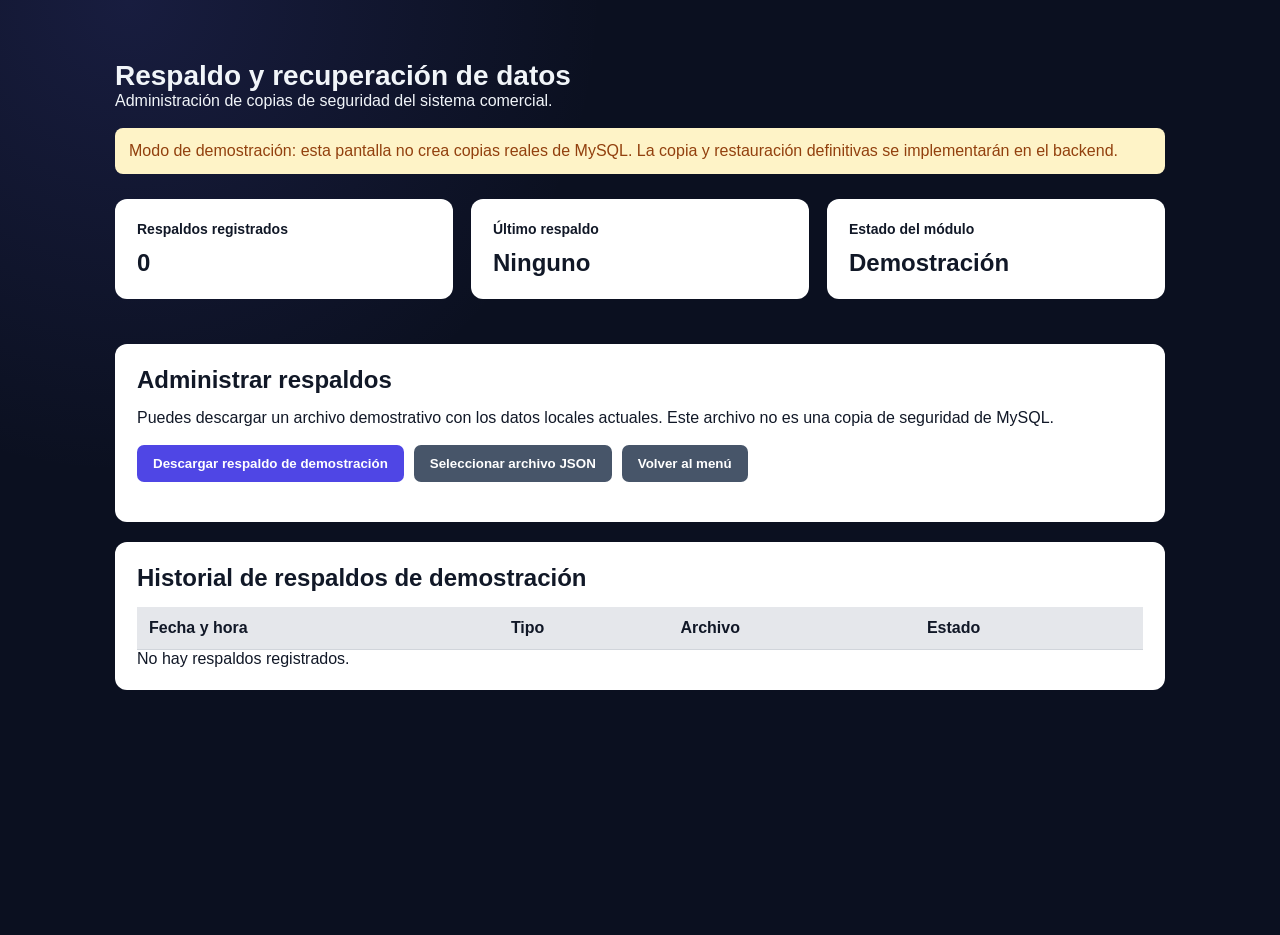
<file: respaldo.html>
<!DOCTYPE html>
<html lang="es">
<head>
    <meta charset="UTF-8">
    <meta name="viewport" content="width=device-width, initial-scale=1.0">
    <title>Respaldo y recuperación de datos</title>
    <link rel="stylesheet" href="css/estilos.css">

    <style>
        .respaldo {
            max-width: 1100px;
            margin: 35px auto;
            padding: 25px;
        }

        .tarjetas {
            display: grid;
            grid-template-columns: repeat(3, minmax(0, 1fr));
            gap: 18px;
            margin: 25px 0;
        }

        .tarjeta, .seccion {
            background: #ffffff;
            color: #111827;
            padding: 22px;
            border-radius: 12px;
            margin-bottom: 20px;
        }

        .tarjeta h3 {
            font-size: 14px;
            margin-bottom: 12px;
        }

        .valor {
            font-size: 24px;
            font-weight: bold;
        }

        .seccion h2 {
            margin-bottom: 15px;
        }

        .acciones {
            display: flex;
            flex-wrap: wrap;
            gap: 10px;
            margin: 18px 0;
        }

        .acciones button {
            padding: 11px 16px;
            border: none;
            border-radius: 7px;
            background: #4f46e5;
            color: white;
            font-weight: 600;
            cursor: pointer;
        }

        .acciones button:hover {
            background: #3730a3;
        }

        .acciones .secundario {
            background: #475569;
        }

        .tabla-contenedor {
            overflow-x: auto;
        }

        table {
            width: 100%;
            border-collapse: collapse;
        }

        th, td {
            padding: 12px;
            text-align: left;
            color: #111827;
            border-bottom: 1px solid #d1d5db;
        }

        th {
            background: #e5e7eb;
        }

        .aviso {
            background: #fef3c7;
            color: #92400e;
            padding: 14px;
            border-radius: 8px;
            margin: 18px 0;
        }

        .estado {
            font-weight: bold;
            color: #047857;
        }

        @media (max-width: 700px) {
            .tarjetas {
                grid-template-columns: 1fr;
            }

            .respaldo {
                padding: 12px;
            }
        }
    </style>
</head>

<body>
<main class="respaldo">

    <h1>Respaldo y recuperación de datos</h1>
    <p>Administración de copias de seguridad del sistema comercial.</p>

    <div class="aviso">
        Modo de demostración: esta pantalla no crea copias reales de MySQL.
        La copia y restauración definitivas se implementarán en el backend.
    </div>

    <div class="tarjetas">
        <section class="tarjeta">
            <h3>Respaldos registrados</h3>
            <p class="valor" id="totalRespaldos">0</p>
        </section>

        <section class="tarjeta">
            <h3>Último respaldo</h3>
            <p class="valor" id="ultimoRespaldo">Ninguno</p>
        </section>

        <section class="tarjeta">
            <h3>Estado del módulo</h3>
            <p class="valor">Demostración</p>
        </section>
    </div>

    <section class="seccion">
        <h2>Administrar respaldos</h2>
        <p>
            Puedes descargar un archivo demostrativo con los datos locales
            actuales. Este archivo no es una copia de seguridad de MySQL.
        </p>

        <div class="acciones">
            <button type="button" onclick="crearRespaldoDemo()">
                Descargar respaldo de demostración
            </button>

            <button type="button" class="secundario"
                    onclick="document.getElementById('archivoRespaldo').click()">
                Seleccionar archivo JSON
            </button>

            <button type="button" class="secundario"
                    onclick="location.href='panel.html'">
                Volver al menú
            </button>
        </div>

        <input type="file" id="archivoRespaldo"
               accept=".json,application/json" hidden>

        <p id="mensaje"></p>
    </section>

    <section class="seccion">
        <h2>Historial de respaldos de demostración</h2>

        <div class="tabla-contenedor">
            <table>
                <thead>
                    <tr>
                        <th>Fecha y hora</th>
                        <th>Tipo</th>
                        <th>Archivo</th>
                        <th>Estado</th>
                    </tr>
                </thead>
                <tbody id="tablaRespaldos"></tbody>
            </table>
        </div>

        <p id="sinRespaldos">No hay respaldos registrados.</p>
    </section>

</main>

<script>
    const CLAVE_HISTORIAL = "sip_respaldos_demo";

    function obtenerHistorial() {
        try {
            const datos = JSON.parse(
                localStorage.getItem(CLAVE_HISTORIAL) || "[]"
            );
            return Array.isArray(datos) ? datos : [];
        } catch {
            return [];
        }
    }

    function guardarHistorial(historial) {
        localStorage.setItem(
            CLAVE_HISTORIAL,
            JSON.stringify(historial)
        );
    }

    function descargarJSON(datos, nombreArchivo) {
        const contenido = JSON.stringify(datos, null, 2);
        const blob = new Blob([contenido], {
            type: "application/json;charset=utf-8"
        });

        const url = URL.createObjectURL(blob);
        const enlace = document.createElement("a");

        enlace.href = url;
        enlace.download = nombreArchivo;
        document.body.appendChild(enlace);
        enlace.click();
        enlace.remove();

        URL.revokeObjectURL(url);
    }

    function crearRespaldoDemo() {
        const fecha = new Date();
        const nombre =
            "respaldo_demo_" +
            fecha.toISOString().replace(/[:.]/g, "-") +
            ".json";

        const datos = {
            tipo: "RESPALDO DE DEMOSTRACION",
            fechaGeneracion: fecha.toISOString(),
            advertencia:
                "No es una copia real de MySQL ni permite restaurar la base de datos.",
            ventas: JSON.parse(
                localStorage.getItem("sip_ventas_demo") || "[]"
            ),
            productos: JSON.parse(
                localStorage.getItem("sip_productos_demo") || "[]"
            ),
            usuarios: JSON.parse(
                localStorage.getItem("sip_usuarios_demo") || "[]"
            ),
            clientes: JSON.parse(
                localStorage.getItem("sip_clientes_demo") || "[]"
            ),
            proveedores: JSON.parse(
                localStorage.getItem("sip_proveedores_demo") || "[]"
            )
        };

        descargarJSON(datos, nombre);

        const historial = obtenerHistorial();

        historial.unshift({
            fecha: fecha.toLocaleString("es-PE"),
            tipo: "Exportación demostrativa",
            archivo: nombre,
            estado: "Descargado"
        });

        guardarHistorial(historial);
        mostrarHistorial();

        document.getElementById("mensaje").textContent =
            "Se descargó el archivo JSON demostrativo. No es un respaldo de MySQL.";
    }

    function mostrarHistorial() {
        const historial = obtenerHistorial();
        const tabla = document.getElementById("tablaRespaldos");

        tabla.replaceChildren();

        document.getElementById("totalRespaldos").textContent =
            historial.length;

        document.getElementById("ultimoRespaldo").textContent =
            historial.length ? historial[0].fecha : "Ninguno";

        historial.forEach(respaldo => {
            const fila = document.createElement("tr");

            [
                respaldo.fecha,
                respaldo.tipo,
                respaldo.archivo,
                respaldo.estado
            ].forEach(valor => {
                const celda = document.createElement("td");
                celda.textContent = valor;
                fila.appendChild(celda);
            });

            tabla.appendChild(fila);
        });

        document.getElementById("sinRespaldos").style.display =
            historial.length ? "none" : "block";
    }

    document.getElementById("archivoRespaldo")
        .addEventListener("change", async function() {
            const archivo = this.files[0];
            const mensaje = document.getElementById("mensaje");

            if (!archivo) return;

            try {
                const contenido = await archivo.text();
                const datos = JSON.parse(contenido);

                if (
                    !datos ||
                    typeof datos !== "object" ||
                    Array.isArray(datos)
                ) {
                    throw new Error("Formato no válido");
                }

                mensaje.textContent =
                    "El JSON se pudo leer correctamente. " +
                    "No se restauraron datos en el sistema.";
            } catch {
                mensaje.textContent =
                    "No se pudo leer el archivo. Selecciona un JSON válido.";
            }

            this.value = "";
        });

    mostrarHistorial();
</script>

</body>
</html>
</file>
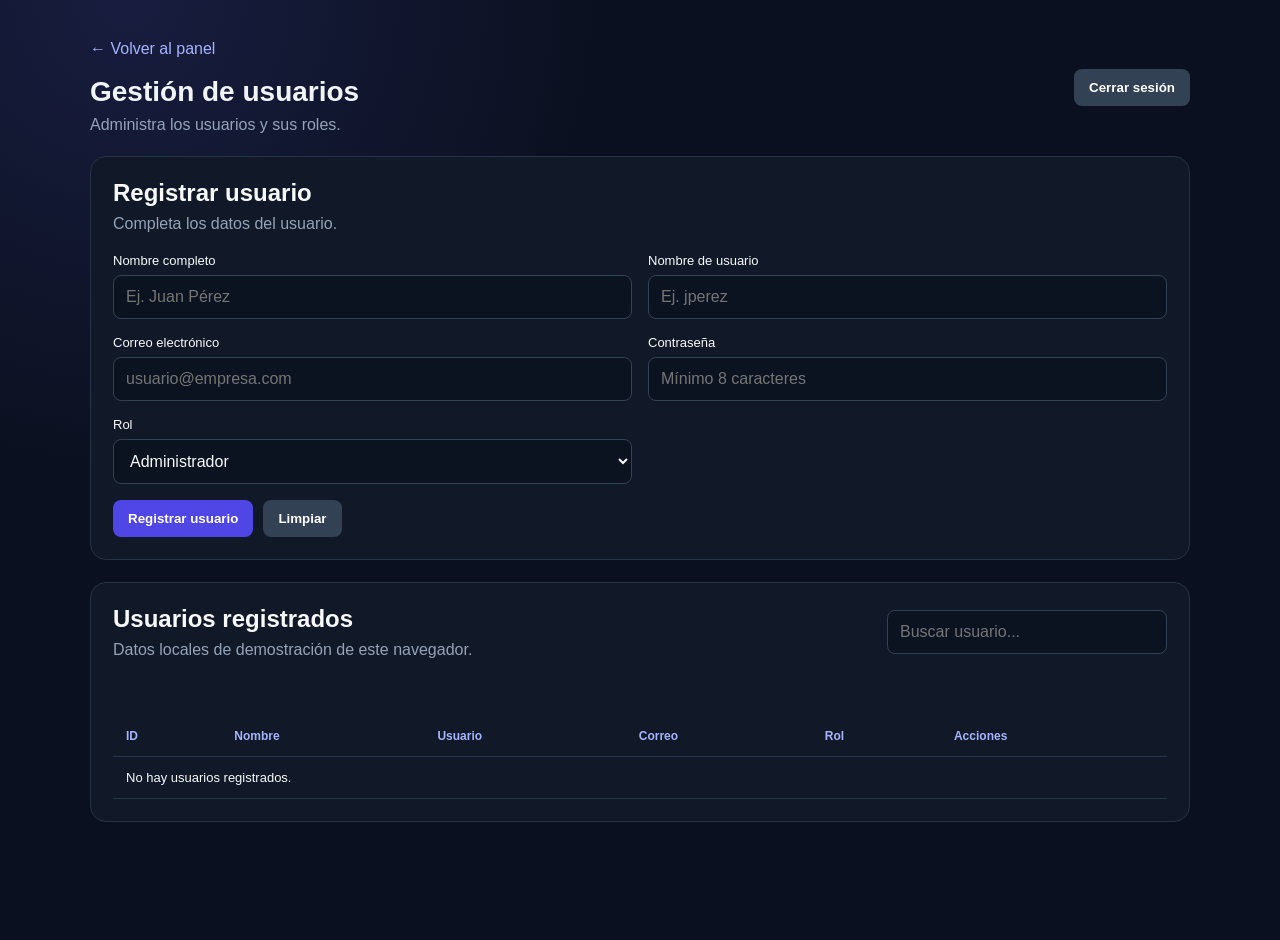
<file: usuarios.html>
<!DOCTYPE html>
<html lang="es">
<head>
    <meta charset="UTF-8">
    <meta name="viewport" content="width=device-width, initial-scale=1.0">
    <title>Gestión de usuarios</title>
    <link rel="stylesheet" href="css/estilos.css">

    <style>
        .users-page {
            width: min(1100px, 94%);
            margin: 40px auto;
            color: #f8fafc;
        }

        .users-header, .users-actions {
            display: flex;
            justify-content: space-between;
            align-items: center;
            gap: 15px;
            flex-wrap: wrap;
            margin-bottom: 22px;
        }

        .users-header p, .users-subtitle {
            color: #94a3b8;
            margin-top: 8px;
        }

        .users-card {
            background: #111827;
            border: 1px solid #263247;
            border-radius: 16px;
            padding: 22px;
            margin-bottom: 22px;
        }

        .users-form {
            display: grid;
            grid-template-columns: repeat(2, minmax(0, 1fr));
            gap: 16px;
        }

        .users-form input,
        .users-form select,
        .users-search {
            width: 100%;
            min-width: 0;
            padding: 12px;
            border: 1px solid #334155;
            border-radius: 8px;
            background: #0b1220;
            color: #f8fafc;
            box-sizing: border-box;
        }

        .users-form label {
            display: block;
            margin-bottom: 7px;
        }

        .users-field {
            min-width: 0;
        }

        .users-buttons {
            display: flex;
            gap: 10px;
            flex-wrap: wrap;
            grid-column: 1 / -1;
        }

        .users-btn {
            padding: 11px 15px;
            border: 0;
            border-radius: 8px;
            background: #4f46e5;
            color: white;
            font-weight: 600;
            cursor: pointer;
        }

        .users-btn.secondary {
            background: #334155;
        }

        .users-btn.danger {
            background: #991b1b;
        }

        .users-table-wrap {
            overflow-x: auto;
        }

        .users-table {
            width: 100%;
            border-collapse: collapse;
            min-width: 650px;
        }

        .users-table th,
        .users-table td {
            padding: 13px;
            text-align: left;
            border-bottom: 1px solid #263247;
        }

        .users-table th {
            color: #a5b4fc;
            font-size: 12px;
        }

        .users-table td {
            font-size: 13px;
        }

        .users-message {
            min-height: 20px;
            margin-bottom: 15px;
            color: #a5b4fc;
        }

        .users-back {
            color: #a5b4fc;
            text-decoration: none;
        }

        @media (max-width: 600px) {
            .users-form {
                grid-template-columns: 1fr;
            }

            .users-buttons {
                grid-column: auto;
            }

            .users-card {
                padding: 16px;
            }
        }
    </style>
</head>

<body>

<main class="users-page">

    <header class="users-header">
        <div>
            <a class="users-back" href="panel.html">
                ← Volver al panel
            </a>

            <h1 style="text-align:left; margin-top:18px">
                Gestión de usuarios
            </h1>

            <p>Administra los usuarios y sus roles.</p>
        </div>

        <button
            class="users-btn secondary"
            id="cerrarSesion"
            type="button">
            Cerrar sesión
        </button>
    </header>

    <section class="users-card">

        <h2 id="formTitulo">Registrar usuario</h2>

        <p class="users-subtitle">
            Completa los datos del usuario.
        </p>

        <form
            id="usuarioForm"
            class="users-form"
            style="margin-top:20px">

            <input type="hidden" id="usuarioId">

            <div class="users-field">
                <label for="nombre">Nombre completo</label>
                <input
                    id="nombre"
                    required
                    maxlength="100"
                    placeholder="Ej. Juan Pérez">
            </div>

            <div class="users-field">
                <label for="nombreUsuario">Nombre de usuario</label>
                <input
                    id="nombreUsuario"
                    required
                    maxlength="40"
                    autocomplete="off"
                    placeholder="Ej. jperez">
            </div>

            <div class="users-field">
                <label for="correo">Correo electrónico</label>
                <input
                    id="correo"
                    type="email"
                    required
                    maxlength="120"
                    placeholder="usuario@empresa.com">
            </div>

            <div class="users-field">
                <label for="password">Contraseña</label>
                <input
                    id="password"
                    type="password"
                    required
                    minlength="8"
                    autocomplete="new-password"
                    placeholder="Mínimo 8 caracteres">
            </div>

            <div class="users-field">
                <label for="rol">Rol</label>
                <select id="rol" required>
                    <option value="Administrador">Administrador</option>
                    <option value="Empleado">Empleado</option>
                    <option value="Supervisor">Supervisor</option>
                </select>
            </div>

            <div class="users-buttons">
                <button
                    class="users-btn"
                    type="submit"
                    id="guardarBtn">
                    Registrar usuario
                </button>

                <button
                    class="users-btn secondary"
                    type="button"
                    id="cancelarBtn">
                    Limpiar
                </button>
            </div>

        </form>
    </section>

    <section class="users-card">

        <div class="users-actions">
            <div>
                <h2>Usuarios registrados</h2>
                <p class="users-subtitle">
                    Datos locales de demostración de este navegador.
                </p>
            </div>

            <input
                class="users-search"
                id="buscar"
                placeholder="Buscar usuario..."
                style="max-width:280px">
        </div>

        <p
            class="users-message"
            id="mensaje"
            role="status"
            aria-live="polite">
        </p>

        <div class="users-table-wrap">
            <table class="users-table">
                <thead>
                    <tr>
                        <th>ID</th>
                        <th>Nombre</th>
                        <th>Usuario</th>
                        <th>Correo</th>
                        <th>Rol</th>
                        <th>Acciones</th>
                    </tr>
                </thead>

                <tbody id="tablaUsuarios"></tbody>
            </table>
        </div>

    </section>

</main>

<script>
const CLAVE_USUARIOS = "sistema_comercial_usuarios_demo";

const form = document.getElementById("usuarioForm");
const tabla = document.getElementById("tablaUsuarios");
const mensaje = document.getElementById("mensaje");
const buscar = document.getElementById("buscar");
const password = document.getElementById("password");
const usuarioId = document.getElementById("usuarioId");
const guardarBtn = document.getElementById("guardarBtn");
const formTitulo = document.getElementById("formTitulo");

let usuarios = [];

// Mostrar mensajes en pantalla
function mostrarMensaje(texto) {
    mensaje.textContent = texto;
}

// Guardar los usuarios en el navegador
function guardarDatos() {
    try {
        localStorage.setItem(
            CLAVE_USUARIOS,
            JSON.stringify(usuarios)
        );

        return true;

    } catch (error) {
        mostrarMensaje(
            "No se pudieron guardar los datos en este navegador."
        );

        return false;
    }
}

// Cargar los usuarios guardados
function cargarDatos() {
    try {
        const datos = localStorage.getItem(CLAVE_USUARIOS);

        usuarios = datos ? JSON.parse(datos) : [];

        if (!Array.isArray(usuarios)) {
            usuarios = [];
        }

    } catch (error) {
        usuarios = [];

        mostrarMensaje(
            "No se pudieron leer los datos guardados."
        );
    }

    renderizarUsuarios(buscar.value);
}

// Limpiar el formulario
function limpiarFormulario() {
    form.reset();

    usuarioId.value = "";

    formTitulo.textContent = "Registrar usuario";

    guardarBtn.textContent = "Registrar usuario";

    password.required = true;
    password.minLength = 8;
    password.placeholder = "Mínimo 8 caracteres";
}

// Mostrar la lista de usuarios
function renderizarUsuarios(filtro = "") {
    tabla.replaceChildren();

    const texto = filtro.trim().toLowerCase();

    const coincidencias = usuarios.filter(u =>
        `${u.nombre} ${u.usuario} ${u.correo} ${u.rol}`
            .toLowerCase()
            .includes(texto)
    );

    if (coincidencias.length === 0) {
        const fila = document.createElement("tr");
        const celda = document.createElement("td");

        celda.colSpan = 6;

        celda.textContent = usuarios.length
            ? "No se encontraron usuarios."
            : "No hay usuarios registrados.";

        fila.appendChild(celda);
        tabla.appendChild(fila);

        return;
    }

    coincidencias.forEach(u => {
        const fila = document.createElement("tr");

        [u.id, u.nombre, u.usuario, u.correo, u.rol]
            .forEach(valor => {
                const celda = document.createElement("td");

                celda.textContent = valor ?? "";

                fila.appendChild(celda);
            });

        const acciones = document.createElement("td");

        // Botón editar
        const editar = document.createElement("button");

        editar.type = "button";
        editar.className = "users-btn secondary";
        editar.textContent = "Editar";

        editar.addEventListener("click", () => {
            editarUsuario(u.id);
        });

        // Botón eliminar
        const eliminar = document.createElement("button");

        eliminar.type = "button";
        eliminar.className = "users-btn danger";
        eliminar.textContent = "Eliminar";
        eliminar.style.marginLeft = "8px";

        eliminar.addEventListener("click", () => {
            eliminarUsuario(u.id);
        });

        acciones.append(editar, eliminar);
        fila.appendChild(acciones);
        tabla.appendChild(fila);
    });
}

// Editar un usuario existente
function editarUsuario(id) {
    const u = usuarios.find(item => item.id === id);

    if (!u) return;

    usuarioId.value = u.id;

    document.getElementById("nombre").value = u.nombre;
    document.getElementById("nombreUsuario").value = u.usuario;
    document.getElementById("correo").value = u.correo;
    document.getElementById("rol").value = u.rol;

    password.value = "";
    password.required = false;
    password.minLength = 0;
    password.placeholder =
        "Déjala vacía para conservar la contraseña";

    formTitulo.textContent = "Editar usuario";
    guardarBtn.textContent = "Guardar cambios";

    mostrarMensaje(
        "Modifica los datos y pulsa Guardar cambios."
    );

    form.scrollIntoView({
        behavior: "smooth",
        block: "start"
    });
}

// Eliminar un usuario
function eliminarUsuario(id) {
    if (!confirm("¿Seguro que deseas eliminar este usuario?")) {
        return;
    }

    const anteriores = usuarios;

    usuarios = usuarios.filter(u => u.id !== id);

    if (!guardarDatos()) {
        usuarios = anteriores;
        return;
    }

    renderizarUsuarios(buscar.value);

    mostrarMensaje("Usuario eliminado correctamente.");
}

// Registrar o actualizar un usuario
form.addEventListener("submit", event => {
    event.preventDefault();

    const id = usuarioId.value;

    const nombre =
        document.getElementById("nombre").value.trim();

    const usuario =
        document.getElementById("nombreUsuario").value.trim();

    const correo =
        document.getElementById("correo").value.trim();

    const rol = document.getElementById("rol").value;

    const passwordIngresada = password.value;

    // Validar la contraseña al registrar
    if (!id && passwordIngresada.length < 8) {
        mostrarMensaje(
            "La contraseña debe tener al menos 8 caracteres."
        );

        return;
    }

    // Si se modifica la contraseña, validar longitud
    if (
        id &&
        passwordIngresada &&
        passwordIngresada.length < 8
    ) {
        mostrarMensaje(
            "Si cambias la contraseña, debe tener al menos 8 caracteres."
        );

        return;
    }

    // Evitar usuarios o correos duplicados
    const duplicado = usuarios.some(u =>
        u.id !== id &&
        (
            String(u.usuario).toLowerCase() === usuario.toLowerCase() ||
            String(u.correo).toLowerCase() === correo.toLowerCase()
        )
    );

    if (duplicado) {
        mostrarMensaje(
            "Ese nombre de usuario o correo ya está registrado."
        );

        return;
    }

    const anteriores = usuarios.map(u => ({ ...u }));

    if (id) {
        // Actualizar usuario existente
        usuarios = usuarios.map(u => {
            if (u.id !== id) {
                return u;
            }

            return {
                ...u,
                nombre,
                usuario,
                correo,
                rol,
                password: passwordIngresada
                    ? passwordIngresada
                    : u.password
            };
        });

    } else {
        // Registrar usuario nuevo
        usuarios.push({
            id: String(Date.now()),
            nombre,
            usuario,
            correo,
            rol,
            password: passwordIngresada
        });
    }

    // Guardar cambios
    if (!guardarDatos()) {
        usuarios = anteriores;
        return;
    }

    limpiarFormulario();

    renderizarUsuarios(buscar.value);

    mostrarMensaje(
        id
            ? "Usuario actualizado correctamente."
            : "Usuario registrado correctamente. Ya puedes probar el inicio de sesión en este navegador."
    );
});

// Botón limpiar
document.getElementById("cancelarBtn")
    .addEventListener("click", () => {
        limpiarFormulario();
        mostrarMensaje("");
    });

// Cerrar sesión
document.getElementById("cerrarSesion")
    .addEventListener("click", () => {
        sessionStorage.removeItem("sesion_usuario");
        window.location.href = "index.html";
    });

// Buscar usuarios
buscar.addEventListener("input", () => {
    renderizarUsuarios(buscar.value);
});

// Iniciar la página
cargarDatos();
</script>

</body>
</html>
</file>
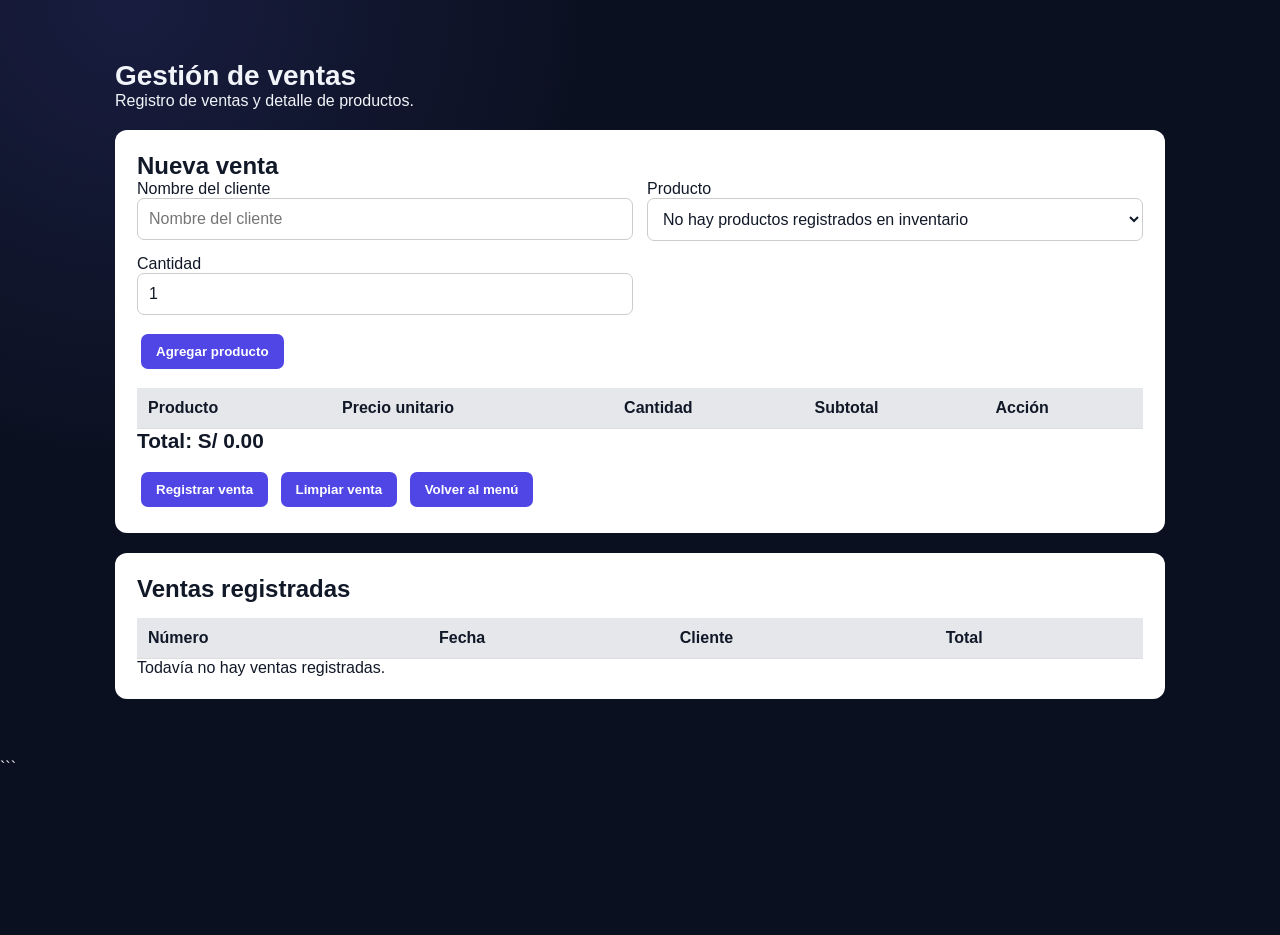
<file: ventas.html>
<!DOCTYPE html>
<html lang="es">
<head>
    <meta charset="UTF-8">
    <meta name="viewport" content="width=device-width, initial-scale=1.0">
    <title>Gestión de ventas</title>
    <link rel="stylesheet" href="css/estilos.css">
    <style>
        .modulo {
            max-width: 1100px;
            margin: 35px auto;
            padding: 25px;
        }

        .seccion {
            background: white;
            color: #222;
            padding: 22px;
            border-radius: 12px;
            margin-top: 20px;
        }

        .campos {
            display: grid;
            grid-template-columns: repeat(2, minmax(0, 1fr));
            gap: 14px;
        }

        input, select {
            box-sizing: border-box;
            width: 100%;
            padding: 11px;
            border: 1px solid #ccc;
            border-radius: 7px;
        }

        button {
            cursor: pointer;
            padding: 10px 15px;
            border: none;
            border-radius: 7px;
            margin: 4px;
        }

        .acciones { margin-top: 15px; }
        .tabla-contenedor { overflow-x: auto; margin-top: 15px; }
        table { width: 100%; border-collapse: collapse; }
        th, td {
            text-align: left;
            padding: 11px;
            border-bottom: 1px solid #ddd;
        }
        th { background: #eee; }
        .total { font-size: 1.3rem; font-weight: bold; }

        @media (max-width: 650px) {
            .campos { grid-template-columns: 1fr; }
            .modulo { padding: 12px; }
        }
    </style>
</head>
<body>
<main class="modulo">
    <h1>Gestión de ventas</h1>
    <p>Registro de ventas y detalle de productos.</p>

    <section class="seccion">
        <h2>Nueva venta</h2>

        <div class="campos">
            <div>
                <label for="cliente">Nombre del cliente</label>
                <input id="cliente" placeholder="Nombre del cliente" required>
            </div>
            <div>
                <label for="producto">Producto</label>
                <select id="producto">
                    <option value="">Seleccionar producto</option>
                </select>
            </div>
            <div>
                <label for="cantidad">Cantidad</label>
                <input id="cantidad" type="number" min="1" step="1" value="1">
            </div>
        </div>

        <div class="acciones">
            <button type="button" id="btnAgregar">Agregar producto</button>
        </div>

        <div class="tabla-contenedor">
            <table>
                <thead>
                    <tr>
                        <th>Producto</th>
                        <th>Precio unitario</th>
                        <th>Cantidad</th>
                        <th>Subtotal</th>
                        <th>Acción</th>
                    </tr>
                </thead>
                <tbody id="detalleVenta"></tbody>
            </table>
        </div>

        <p class="total">Total: S/ <span id="total">0.00</span></p>

        <div class="acciones">
            <button type="button" id="btnRegistrar">Registrar venta</button>
            <button type="button" id="btnLimpiar">Limpiar venta</button>
            <button type="button" onclick="location.href='panel.html'">
                Volver al menú
            </button>
        </div>
    </section>

    <section class="seccion">
        <h2>Ventas registradas</h2>
        <div class="tabla-contenedor">
            <table>
                <thead>
                    <tr>
                        <th>Número</th>
                        <th>Fecha</th>
                        <th>Cliente</th>
                        <th>Total</th>
                    </tr>
                </thead>
                <tbody id="listaVentas"></tbody>
            </table>
        </div>
        <p id="sinVentas">Todavía no hay ventas registradas.</p>
    </section>
</main>

<script>
    const CLAVE_PRODUCTOS = "sip_productos_demo";
    const CLAVE_VENTAS = "sip_ventas_demo";

    let productos = JSON.parse(localStorage.getItem(CLAVE_PRODUCTOS) || "[]");
    let ventas = JSON.parse(localStorage.getItem(CLAVE_VENTAS) || "[]");
    let detalle = [];

    const selector = document.getElementById("producto");

  
function cargarProductos() {
    // Leer los productos registrados en Productos e inventario
    productos = JSON.parse(
        localStorage.getItem(CLAVE_PRODUCTOS) || "[]"
    );

    selector.innerHTML = "";

    const opcionInicial = document.createElement("option");
    opcionInicial.value = "";
    opcionInicial.textContent = productos.length
        ? "Seleccionar producto"
        : "No hay productos registrados en inventario";

    selector.appendChild(opcionInicial);

    productos
        .filter(p => Number(p.stock) > 0)
        .forEach(p => {
            const opcion = document.createElement("option");
            opcion.value = p.id;
            opcion.textContent =
                `${p.codigo} - ${p.nombre} | S/ ${Number(p.precio).toFixed(2)} | Stock: ${p.stock}`;
            selector.appendChild(opcion);
        });

    if (productos.length > 0 &&
        !productos.some(p => Number(p.stock) > 0)) {
        opcionInicial.textContent =
            "No hay productos con stock disponible";
    }
}


    function mostrarDetalle() {
        const cuerpo = document.getElementById("detalleVenta");
        cuerpo.innerHTML = "";
        let total = 0;

        detalle.forEach((item, indice) => {
            const subtotal = item.precio * item.cantidad;
            total += subtotal;

            const fila = document.createElement("tr");
            [
                item.nombre,
                "S/ " + item.precio.toFixed(2),
                item.cantidad,
                "S/ " + subtotal.toFixed(2)
            ].forEach(valor => {
                const celda = document.createElement("td");
                celda.textContent = valor;
                fila.appendChild(celda);
            });

            const celdaAccion = document.createElement("td");
            const boton = document.createElement("button");
            boton.textContent = "Quitar";
            boton.addEventListener("click", () => {
                detalle.splice(indice, 1);
                mostrarDetalle();
            });
            celdaAccion.appendChild(boton);
            fila.appendChild(celdaAccion);
            cuerpo.appendChild(fila);
        });

        document.getElementById("total").textContent = total.toFixed(2);
    }

    document.getElementById("btnAgregar").addEventListener("click", () => {
        const id = Number(selector.value);
        const cantidad = Number(document.getElementById("cantidad").value);
        const producto = productos.find(p => p.id === id);

        if (!producto) {
            alert("Primero selecciona un producto.");
            return;
        }

        if (!Number.isInteger(cantidad) || cantidad < 1) {
            alert("Ingresa una cantidad válida.");
            return;
        }

        const existente = detalle.find(item => item.id === id);
        const cantidadActual = existente ? existente.cantidad : 0;

        if (cantidadActual + cantidad > producto.stock) {
            alert("No hay stock suficiente para esa cantidad.");
            return;
        }

        if (existente) {
            existente.cantidad += cantidad;
        } else {
            detalle.push({
                id: producto.id,
                nombre: producto.nombre,
                precio: Number(producto.precio),
                cantidad
            });
        }

        mostrarDetalle();
    });

    document.getElementById("btnRegistrar").addEventListener("click", () => {
        const cliente = document.getElementById("cliente").value.trim();

        if (!cliente) {
            alert("Ingresa el nombre del cliente.");
            return;
        }

        if (detalle.length === 0) {
            alert("Agrega al menos un producto.");
            return;
        }

        // Comprobar el stock antes de registrar la venta.
        productos = JSON.parse(localStorage.getItem(CLAVE_PRODUCTOS) || "[]");

        for (const item of detalle) {
            const producto = productos.find(p => p.id === item.id);

            if (!producto || producto.stock < item.cantidad) {
                alert("El stock cambió o no es suficiente. Revisa los productos.");
                cargarProductos();
                return;
            }
        }

        const total = detalle.reduce(
            (suma, item) => suma + item.precio * item.cantidad, 0
        );

        // Descontar el stock de los productos vendidos.
        detalle.forEach(item => {
            const producto = productos.find(p => p.id === item.id);
            producto.stock -= item.cantidad;
        });

        const venta = {
            numero: ventas.length + 1,
            fecha: new Date().toLocaleString("es-PE"),
            cliente,
            detalle: detalle.map(item => ({ ...item })),
            total: Number(total.toFixed(2))
        };

        ventas.push(venta);

        localStorage.setItem(CLAVE_PRODUCTOS, JSON.stringify(productos));
        localStorage.setItem(CLAVE_VENTAS, JSON.stringify(ventas));

        alert("Venta registrada correctamente.");

        detalle = [];
        document.getElementById("cliente").value = "";
        document.getElementById("cantidad").value = "1";

        mostrarDetalle();
        cargarProductos();
        mostrarVentas();
    });

    document.getElementById("btnLimpiar").addEventListener("click", () => {
        detalle = [];
        document.getElementById("cliente").value = "";
        document.getElementById("cantidad").value = "1";
        mostrarDetalle();
    });


function mostrarVentas() {
    const cuerpo = document.getElementById("listaVentas");
    cuerpo.innerHTML = "";

    ventas.forEach(venta => {
        const fila = document.createElement("tr");

        [
            venta.numero,
            venta.fecha,
            venta.cliente,
            "S/ " + Number(venta.total).toFixed(2)
        ].forEach(valor => {
            const celda = document.createElement("td");
            celda.textContent = valor;
            fila.appendChild(celda);
        });

        const celdaAccion = document.createElement("td");
        const boton = document.createElement("button");
        boton.textContent = "Eliminar";
        boton.style.backgroundColor = "#dc2626";
        boton.style.color = "#ffffff";

        boton.addEventListener("click", () => {
            if (!confirm("¿Deseas eliminar esta venta?")) return;

            ventas = ventas.filter(v => v.numero !== venta.numero);

            localStorage.setItem(
                CLAVE_VENTAS,
                JSON.stringify(ventas)
            );

            mostrarVentas();
        });

        celdaAccion.appendChild(boton);
        fila.appendChild(celdaAccion);
        cuerpo.appendChild(fila);
    });

    document.getElementById("sinVentas").style.display =
        ventas.length ? "none" : "block";
}


    cargarProductos();
    mostrarDetalle();
    mostrarVentas();
</script>
</body>
</html>
```
</file>
<file: css/estilos.css>
/* ======================================
   SISTEMA COMERCIAL - ESTILOS GENERALES
   ====================================== */

* {
    margin: 0;
    padding: 0;
    box-sizing: border-box;
}

:root {
    --fondo: #0b1020;
    --superficie: #151c2f;
    --superficie-hover: #1c2740;
    --borde: #293650;
    --primario: #6366f1;
    --primario-hover: #4f46e5;
    --texto: #f1f5f9;
    --texto-secundario: #9caec7;
    --verde: #34d399;
}

body {
    min-height: 100vh;
    font-family: "Segoe UI", Arial, sans-serif;
    color: var(--texto);
    background:
        radial-gradient(
            circle at 10% 0%,
            rgba(99, 102, 241, 0.15),
            transparent 32%
        ),
        var(--fondo);
}

/* ======================================
   LOGIN
   Conserva los estilos del formulario
   ====================================== */


.login-container {
    width: 100%;
    min-height: 100vh;
    display: flex;
    flex-direction: column;
    justify-content: center;
    align-items: center;
    gap: 16px;
    padding: 24px;
}



.login-card {
    width: 100%;
    max-width: 420px;
    padding: 32px;
    background: var(--superficie);
    border: 1px solid var(--borde);
    border-radius: 22px;
    box-shadow: 0 25px 60px rgba(0, 0, 0, 0.3);
}


.logo {
    display: flex;
    justify-content: center;
    margin-bottom: 18px;
}

.logo-icon {
    width: 65px;
    height: 65px;
    display: flex;
    align-items: center;
    justify-content: center;
    border-radius: 18px;
    background: linear-gradient(135deg, #818cf8, #4f46e5);
    font-size: 25px;
    font-weight: 800;
    color: white;
}

h1 {
    color: var(--texto);
    font-size: 28px;
}

.login-card h1 {
    text-align: center;
    margin-bottom: 9px;
}

.subtitle {
    text-align: center;
    color: var(--texto-secundario);
    font-size: 14px;
    margin-bottom: 28px;
}

.form-group {
    margin-bottom: 20px;
}

.form-group label {
    display: block;
    margin-bottom: 9px;
    color: #dbe4f0;
    font-size: 13px;
    font-weight: 600;
}

input,
select {
    font: inherit;
}

.login-card input {
    width: 100%;
    padding: 13px;
    border: 1px solid var(--borde);
    border-radius: 10px;
    background: #0d1425;
    color: white;
    outline: none;
}

.login-card input:focus {
    border-color: var(--primario);
    box-shadow: 0 0 0 3px rgba(99, 102, 241, 0.15);
}

.password-container {
    position: relative;
}

.password-container input {
    padding-right: 50px;
}

#mostrarPassword {
    position: absolute;
    right: 10px;
    top: 50%;
    transform: translateY(-50%);
    background: transparent;
    border: none;
    cursor: pointer;
    color: white;
}

.btn-login {
    width: 100%;
    padding: 14px;
    border: none;
    border-radius: 10px;
    color: white;
    background: linear-gradient(135deg, #6366f1, #4f46e5);
    font-weight: 700;
    cursor: pointer;
}

.btn-login:hover {
    background: var(--primario-hover);
}

.mensaje {
    margin: 12px 0;
    text-align: center;
    font-size: 13px;
}

/* ======================================
   PANEL PRINCIPAL
   ====================================== */

.panel-container {
    width: 100%;
    max-width: 1440px;
    min-height: 100vh;
    margin: 0 auto;
    padding: 35px 45px;
}

.panel-header {
    display: flex;
    justify-content: space-between;
    align-items: center;
    gap: 24px;
    padding: 26px 30px;
    margin-bottom: 35px;
    background: rgba(21, 28, 47, 0.9);
    border: 1px solid var(--borde);
    border-radius: 20px;
}

.brand-label {
    display: block;
    width: 100%;
    margin: 0 auto 10px;
    color: #a5b4fc;
    font-size: 11px;
    font-weight: 800;
    letter-spacing: 2px;
    text-align: center;
}


.panel-header h1 {
    margin-bottom: 8px;
    font-size: 30px;
    letter-spacing: -0.5px;
}

.panel-header p {
    color: var(--texto-secundario);
    font-size: 14px;
}

.btn-logout {
    padding: 11px 17px;
    color: #fecaca;
    background: rgba(127, 29, 29, 0.18);
    border: 1px solid rgba(248, 113, 113, 0.3);
    border-radius: 10px;
    font-weight: 600;
    cursor: pointer;
    transition: 0.2s;
}

.btn-logout:hover {
    background: rgba(127, 29, 29, 0.4);
}

/* ======================================
   TÍTULOS Y DESCRIPCIONES
   ====================================== */

.panel-content > h2 {
    margin-bottom: 9px;
    font-size: 23px;
}

.panel-description {
    margin-bottom: 25px;
    color: var(--texto-secundario);
    font-size: 14px;
}

/* ======================================
   TARJETAS DEL DASHBOARD
   ====================================== */


.cards {
    display: grid;
    grid-template-columns: repeat(3, minmax(0, 1fr));
    gap: 22px;
    width: 100%;
    align-items: stretch;
}

.card {
    position: relative;
    display: flex;
    flex-direction: column;
    align-items: flex-start;
    min-width: 0;
    padding: 25px;
    background: linear-gradient(145deg, #151c2f, #111827);
    border: 1px solid var(--borde);
    border-radius: 18px;
    transition:
        transform 0.2s ease,
        border-color 0.2s ease,
        background 0.2s ease;
}

.card:hover {
    transform: translateY(-4px);
    border-color: #5965a5;
    background: var(--superficie-hover);
}

.card-icon {
    width: 50px;
    height: 50px;
    display: flex;
    align-items: center;
    justify-content: center;
    margin-bottom: 20px;
    border-radius: 14px;
    background: rgba(99, 102, 241, 0.15);
    font-size: 25px;
}

.card h3 {
    margin-bottom: 10px;
    font-size: 18px;
    font-weight: 700;
}

.card p {
    min-height: 42px;
    margin-bottom: 22px;
    color: var(--texto-secundario);
    font-size: 13px;
    line-height: 1.65;
}

.card button {
    display: inline-flex;
    align-items: center;
    justify-content: center;
    gap: 8px;
    margin-top: auto;
    padding: 11px 15px;
    color: white;
    background: var(--primario);
    border: none;
    border-radius: 9px;
    font-size: 13px;
    font-weight: 650;
    cursor: pointer;
    transition: 0.2s;
}

.card button:hover {
    background: var(--primario-hover);
    transform: translateY(-1px);
}

/* ======================================
   PIE DE PÁGINA
   ====================================== */

.panel-footer {
    padding: 28px 0 10px;
    margin-top: 30px;
    border-top: 1px solid var(--borde);
    color: #71819d;
    font-size: 12px;
    text-align: center;
}

/* ======================================
   TABLAS Y FORMULARIOS DE OTROS MÓDULOS
   ====================================== */

.users-page {
    width: min(1100px, 94%);
    margin: 40px auto;
    color: var(--texto);
}

.users-card {
    padding: 22px;
    margin-bottom: 22px;
    background: var(--superficie);
    border: 1px solid var(--borde);
    border-radius: 16px;
}

.users-subtitle {
    margin-top: 8px;
    color: var(--texto-secundario);
}

.users-form {
    display: grid;
    grid-template-columns: repeat(2, minmax(0, 1fr));
    gap: 16px;
    margin-top: 20px;
}

.users-field label {
    display: block;
    margin-bottom: 7px;
    font-size: 13px;
}

.users-form input,
.users-form select,
.users-search {
    width: 100%;
    padding: 12px;
    border: 1px solid var(--borde);
    border-radius: 8px;
    background: #0d1425;
    color: white;
}

.users-buttons {
    display: flex;
    flex-wrap: wrap;
    gap: 10px;
    grid-column: 1 / -1;
}

.users-btn {
    padding: 11px 15px;
    border: none;
    border-radius: 8px;
    background: var(--primario);
    color: white;
    font-weight: 600;
    cursor: pointer;
}

.users-btn.secondary {
    background: #334155;
}

.users-btn.danger {
    background: #991b1b;
}

.users-table-wrap {
    overflow-x: auto;
}

.users-table {
    width: 100%;
    border-collapse: collapse;
    min-width: 650px;
}

.users-table th,
.users-table td {
    padding: 13px;
    text-align: left;
    border-bottom: 1px solid var(--borde);
}

.users-table th {
    color: #a5b4fc;
    font-size: 12px;
}

.users-table td {
    font-size: 13px;
}

.users-message {
    min-height: 20px;
    margin-bottom: 15px;
    color: #a5b4fc;
}

.users-back {
    color: #a5b4fc;
    text-decoration: none;
}


/* TABLETAS */
@media (max-width: 1000px) {
    .panel-container {
        max-width: 100%;
        padding: 25px;
    }

    .cards {
        grid-template-columns: repeat(2, minmax(0, 1fr));
    }
}

/* CELULARES */
@media (max-width: 600px) {
    .panel-container {
        padding: 16px;
    }

    .panel-header {
        align-items: flex-start;
        flex-direction: column;
        padding: 22px;
    }

    .panel-header h1 {
        font-size: 25px;
    }

    .cards {
        grid-template-columns: 1fr;
        gap: 15px;
    }

    .card {
        padding: 21px;
    }

    .card p {
        min-height: auto;
    }

    .login-card {
        padding: 27px 22px;
    }

    .users-form {
        grid-template-columns: 1fr;
    }

    .users-buttons {
        grid-column: auto;
    }
}

/* ===== CORRECCIÓN DE VISIBILIDAD EN VENTAS ===== */

.seccion {
    background-color: #ffffff;
    color: #111827;
}

.seccion h1,
.seccion h2,
.seccion p,
.seccion label,
.seccion span {
    color: #111827;
}

.seccion table {
    width: 100%;
    background-color: #ffffff;
    color: #111827;
    border-collapse: collapse;
}

.seccion table thead th {
    background-color: #e5e7eb;
    color: #111827;
    font-weight: 700;
}

.seccion table tbody td {
    background-color: #ffffff;
    color: #222222;
    border-bottom: 1px solid #d1d5db;
}

.seccion input,
.seccion select {
    background-color: #ffffff;
    color: #111827;
}

.seccion button {
    background-color: #4f46e5;
    color: #ffffff;
    font-weight: 600;
}

.seccion button:hover {
    background-color: #3730a3;
}

/* Corrección del pie de página del login */
.footer-text {
    position: static;
    width: 100%;
    margin: 0;
    text-align: center;
    color: var(--texto-secundario);
    font-size: 12px;
}

/* Evitar que el formulario se desborde */
.login-card,
.login-card * {
    box-sizing: border-box;
}

.login-card .form-group {
    width: 100%;
}

.login-card input {
    min-width: 0;
}

.password-container {
    width: 100%;
}

/* Adaptación a móviles */
@media (max-width: 480px) {
    .login-container {
        padding: 18px 12px;
    }

    .login-card {
        padding: 25px 20px;
    }
}
</file>
